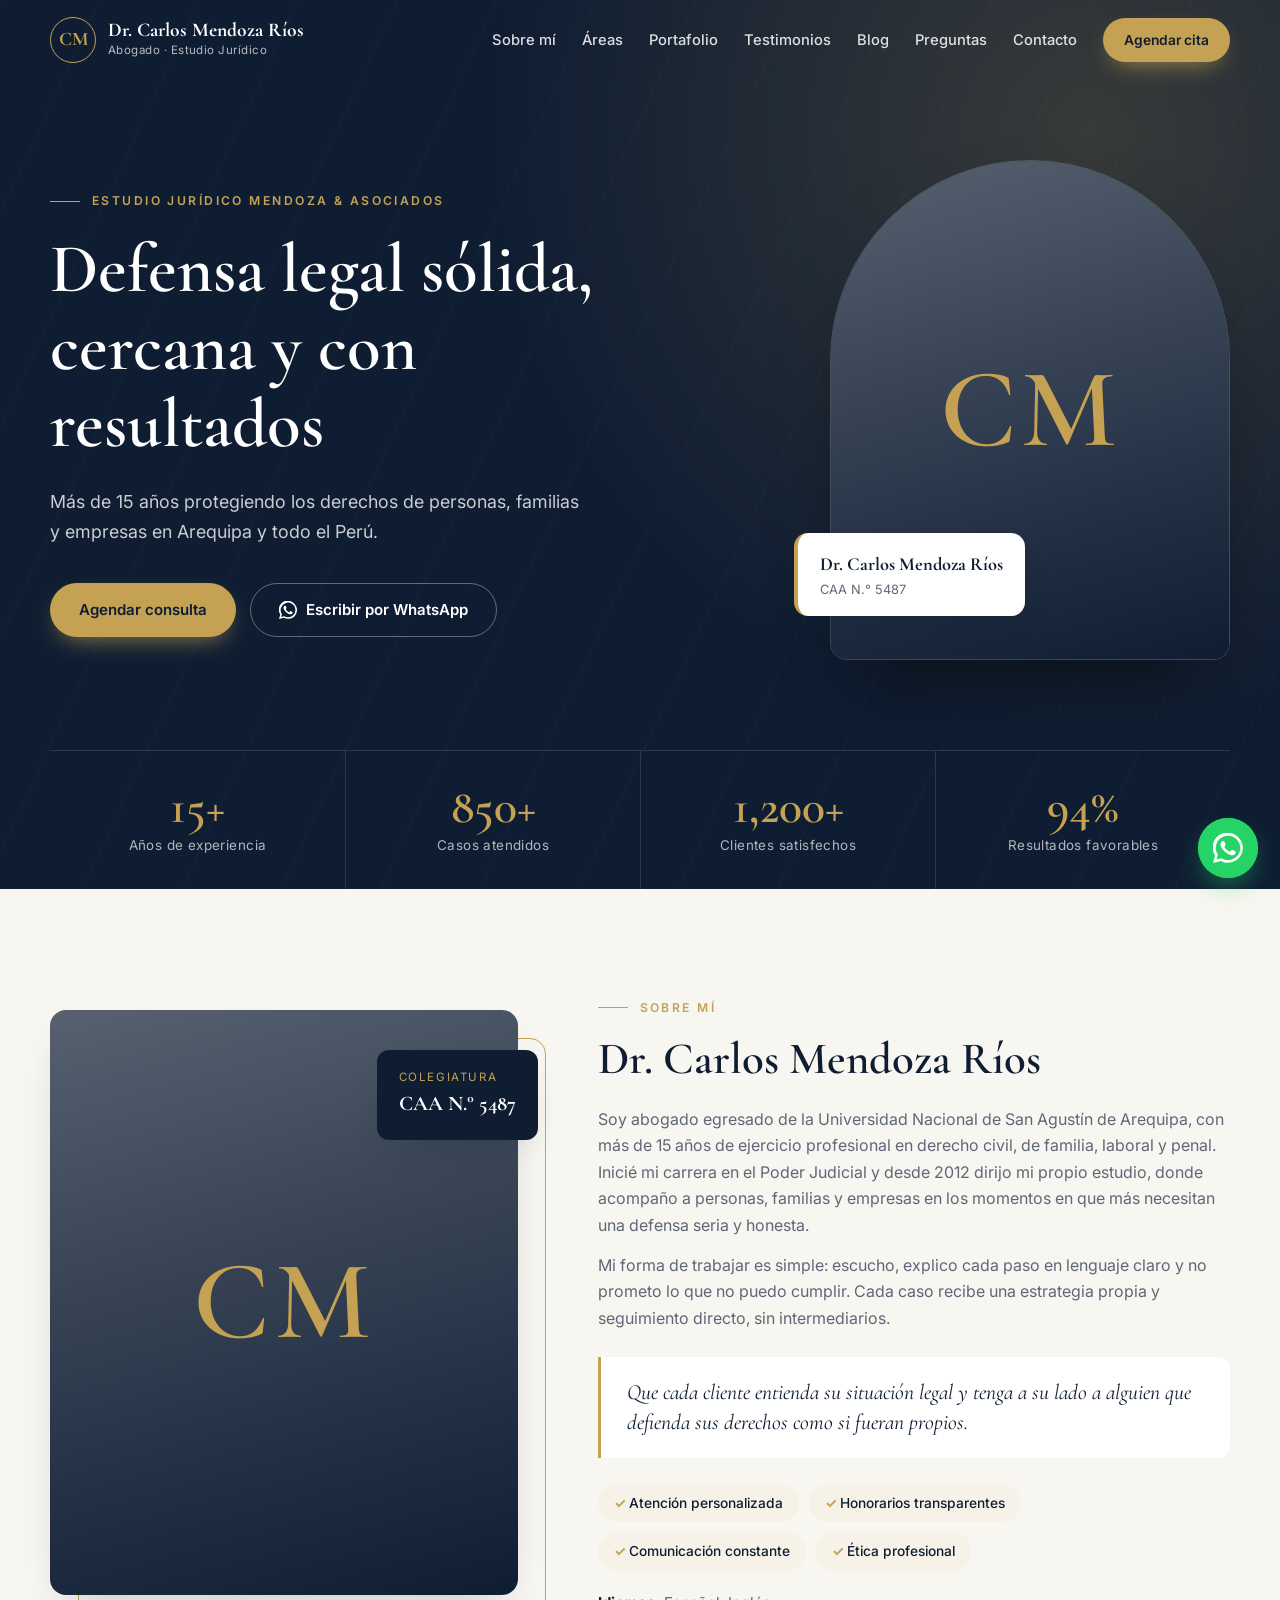
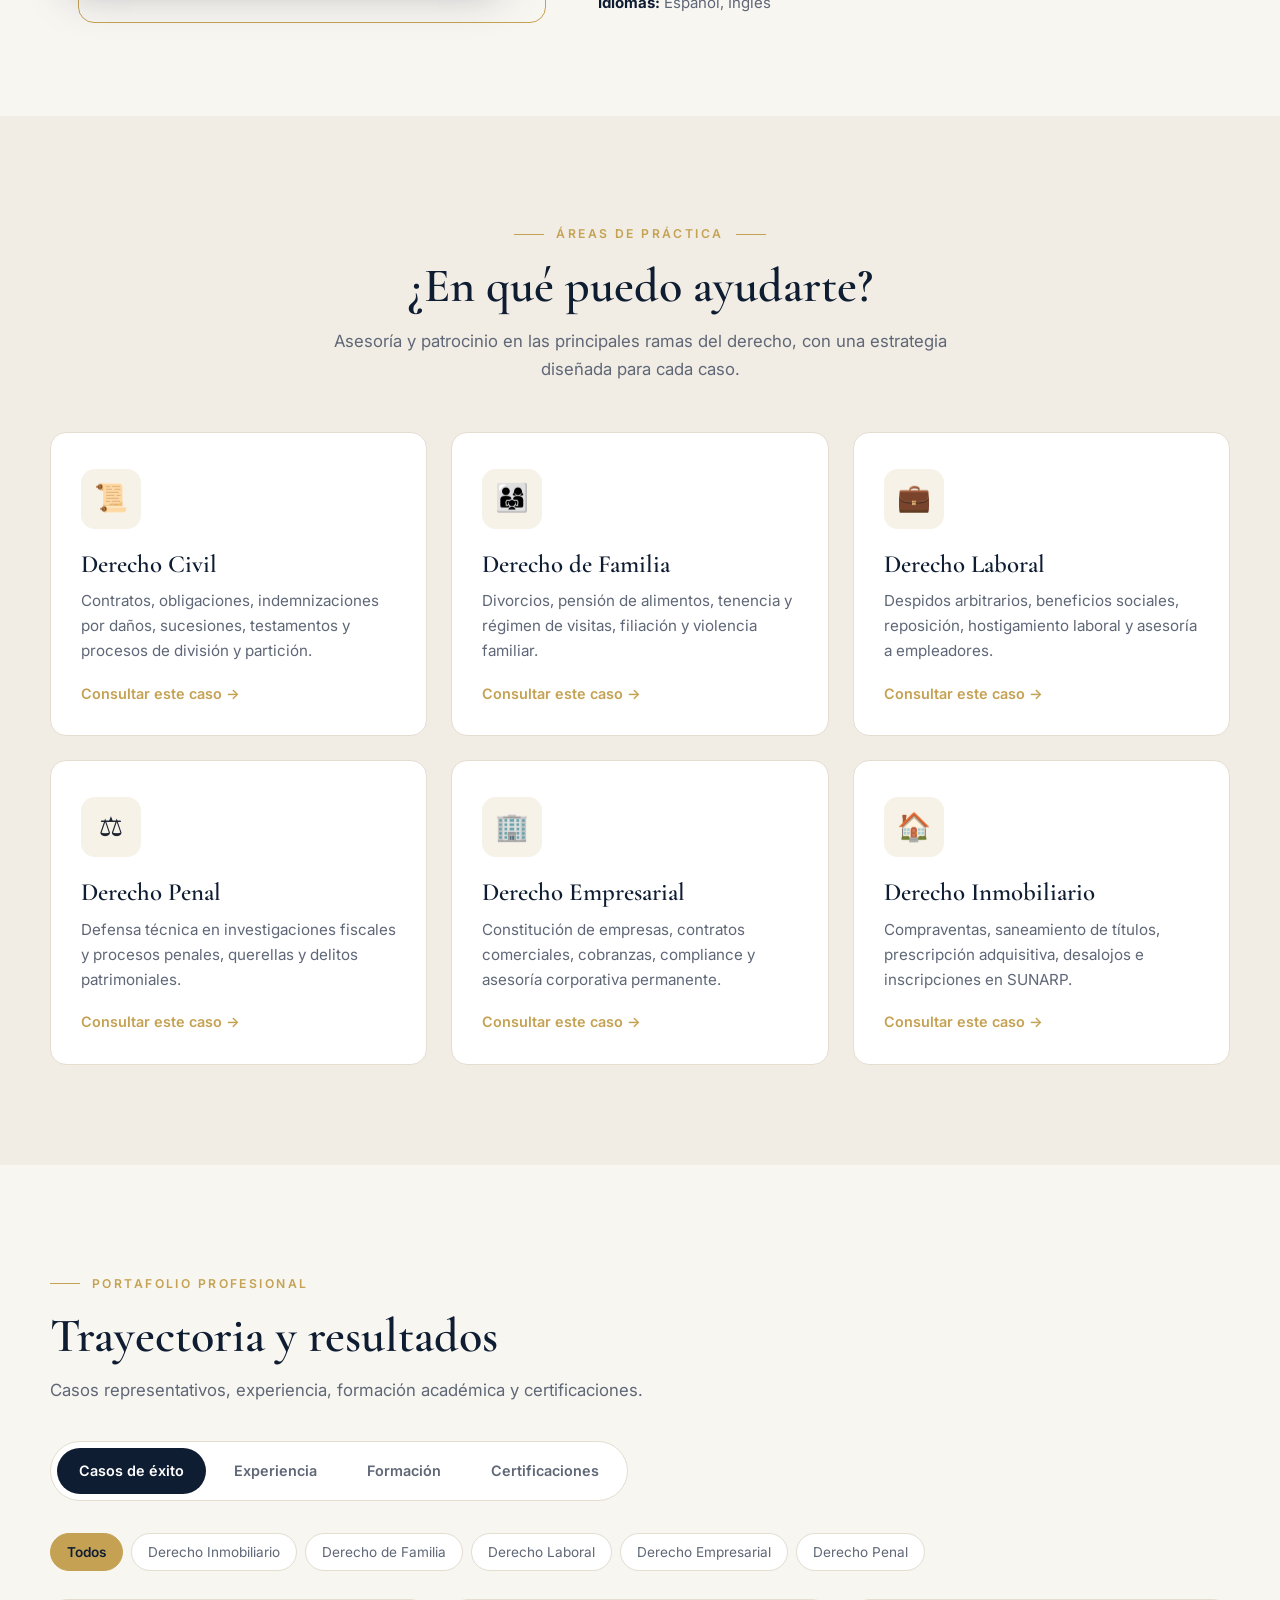
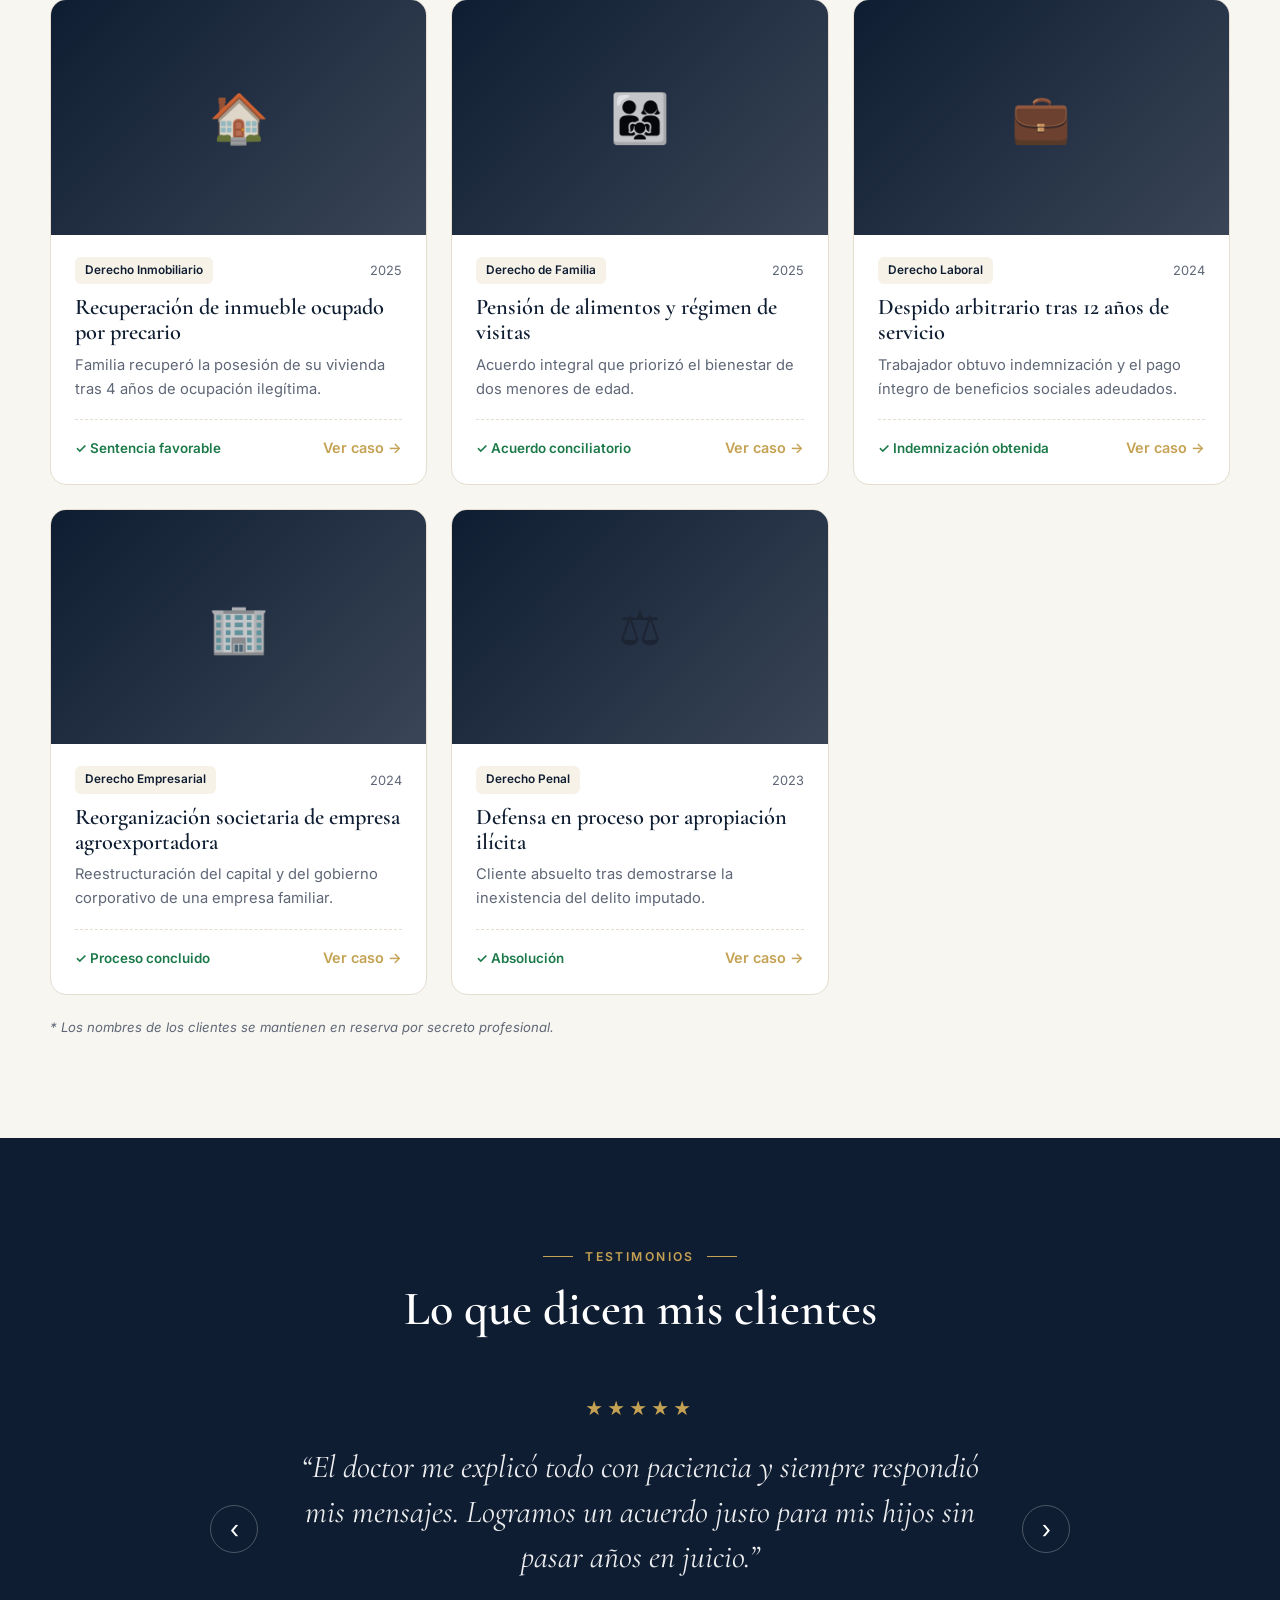
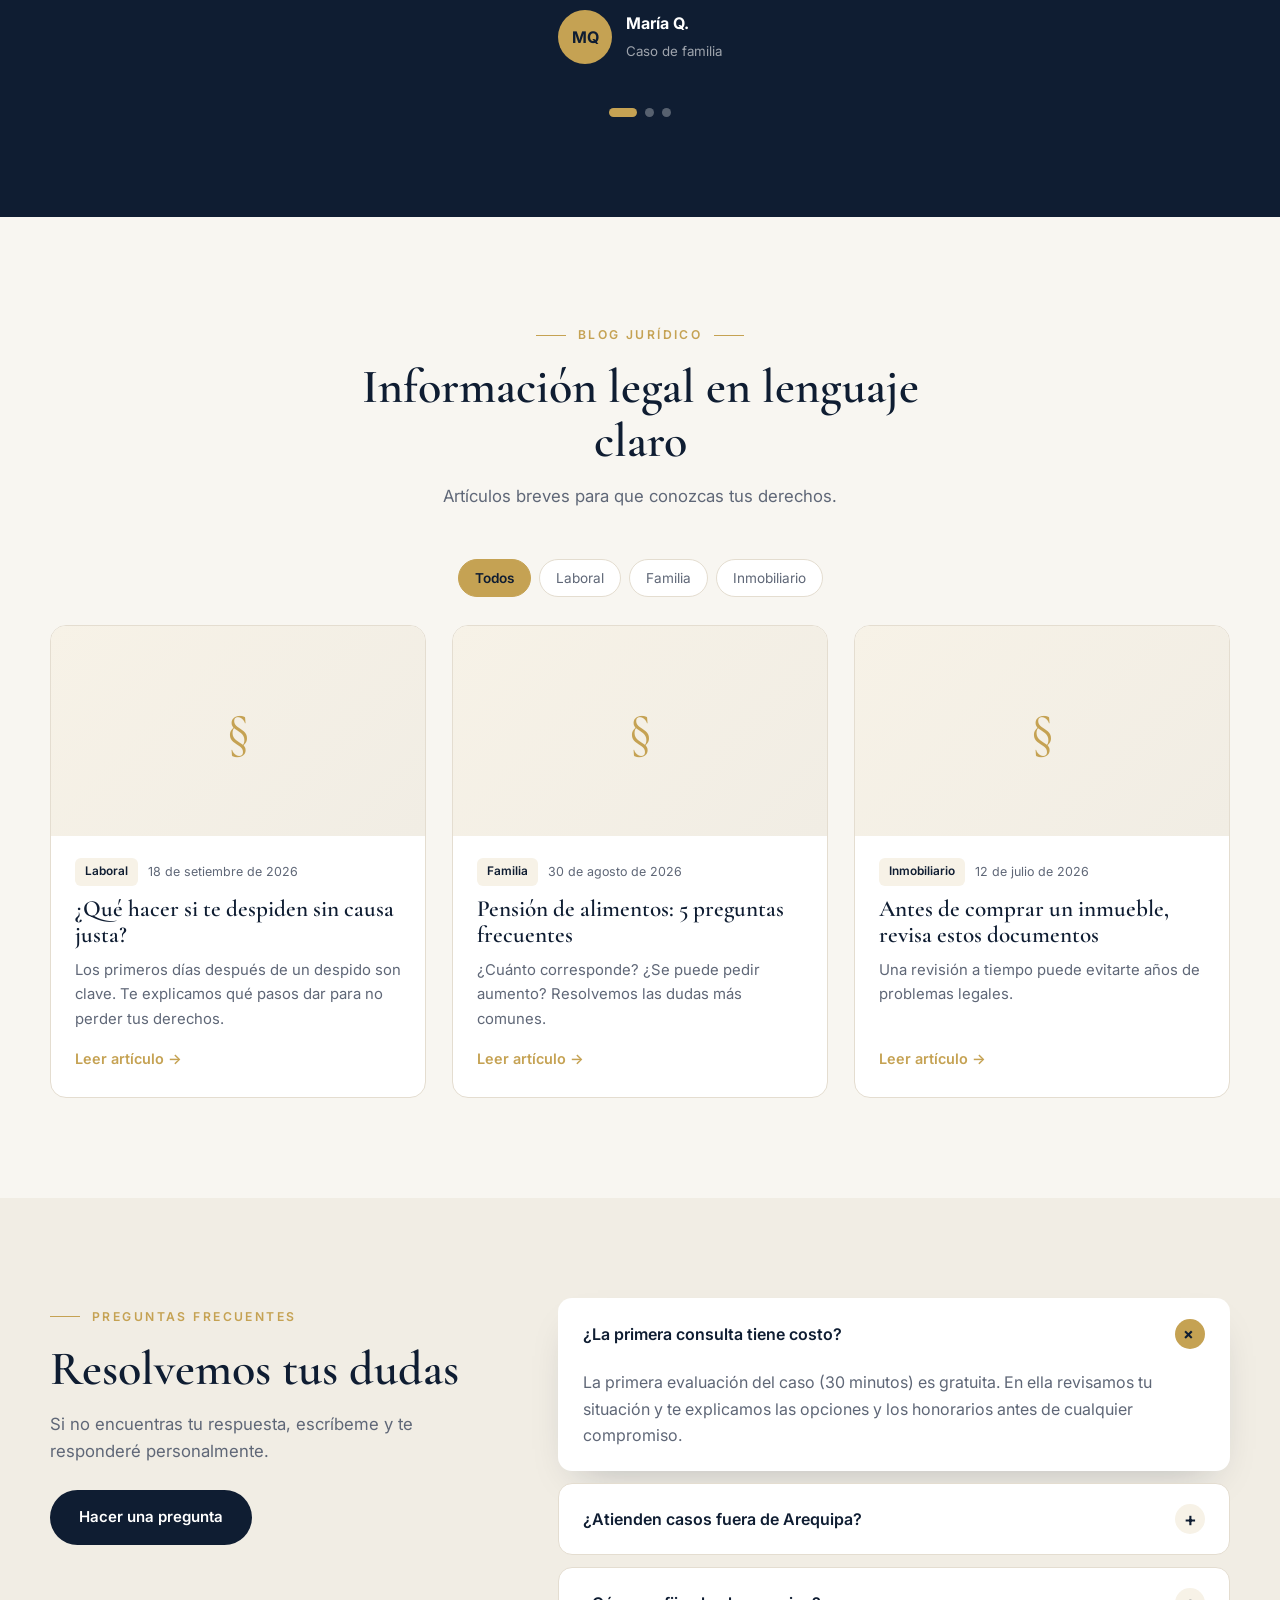
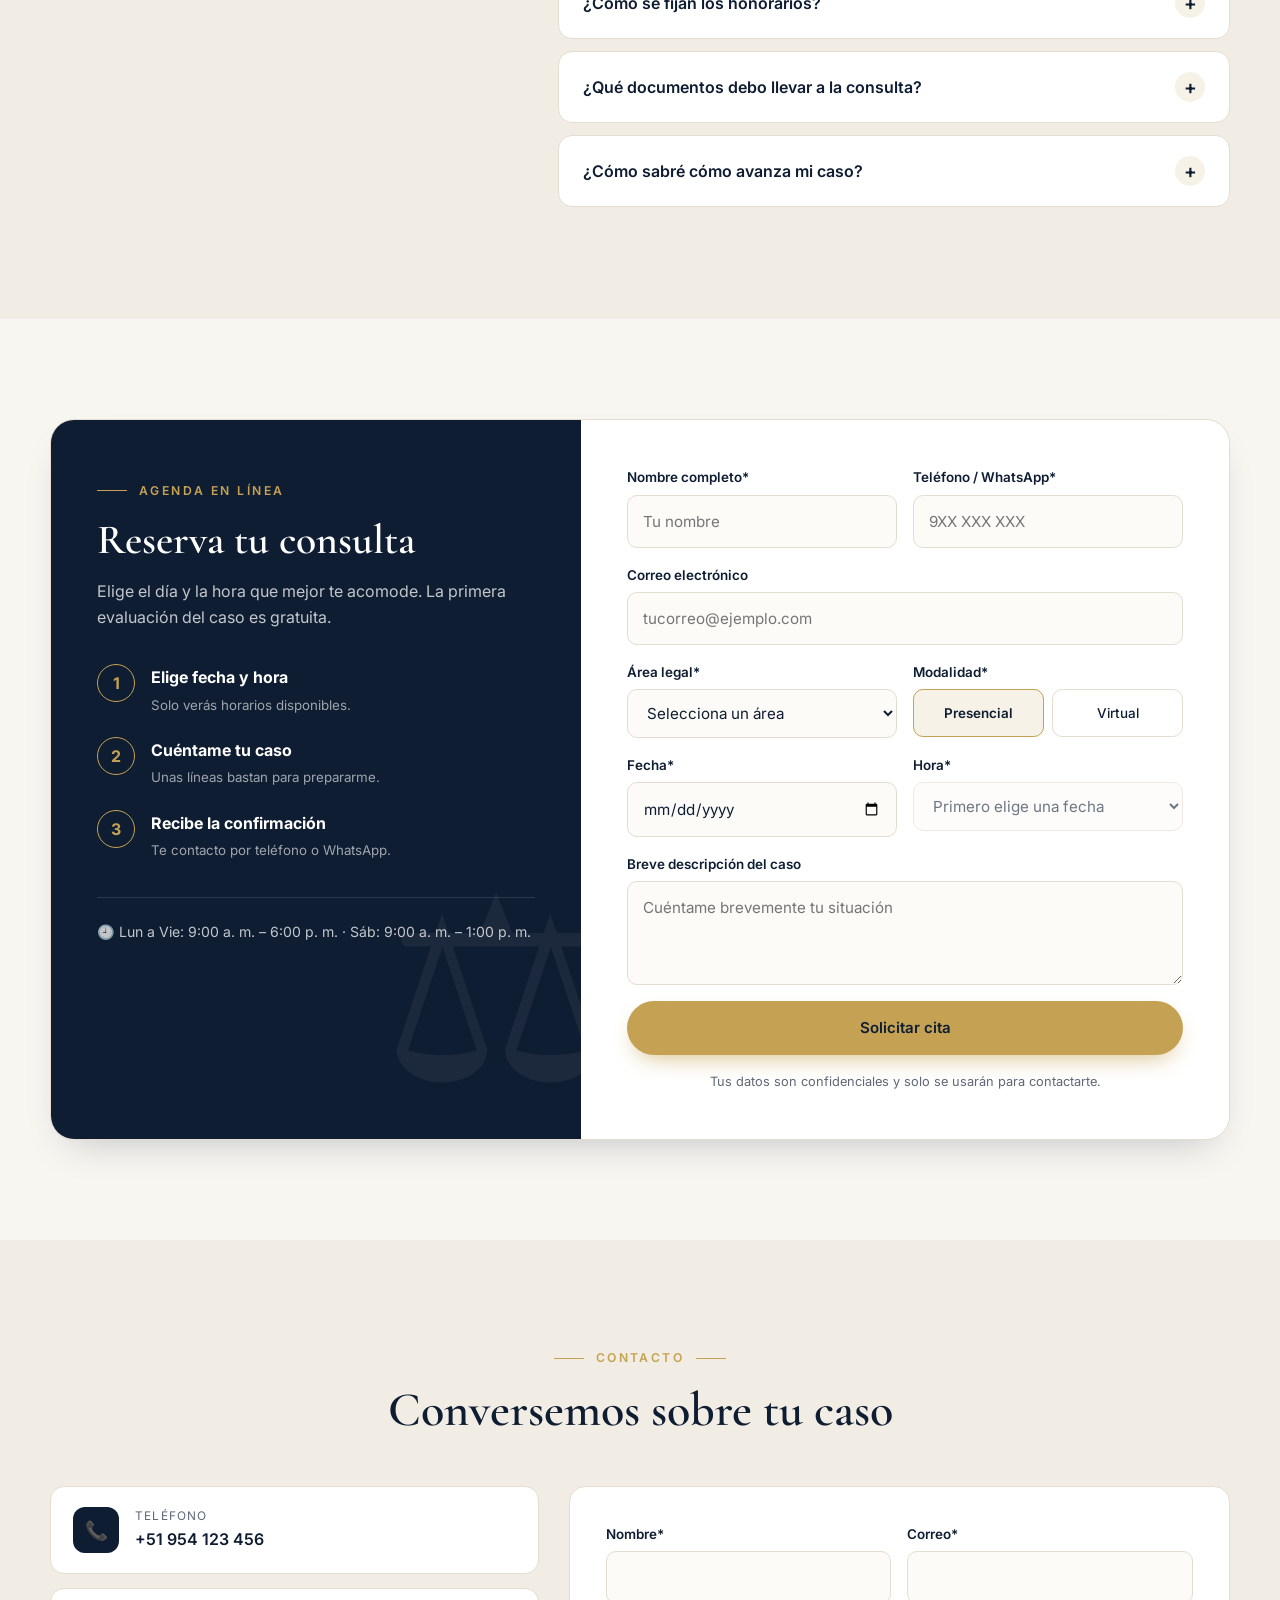
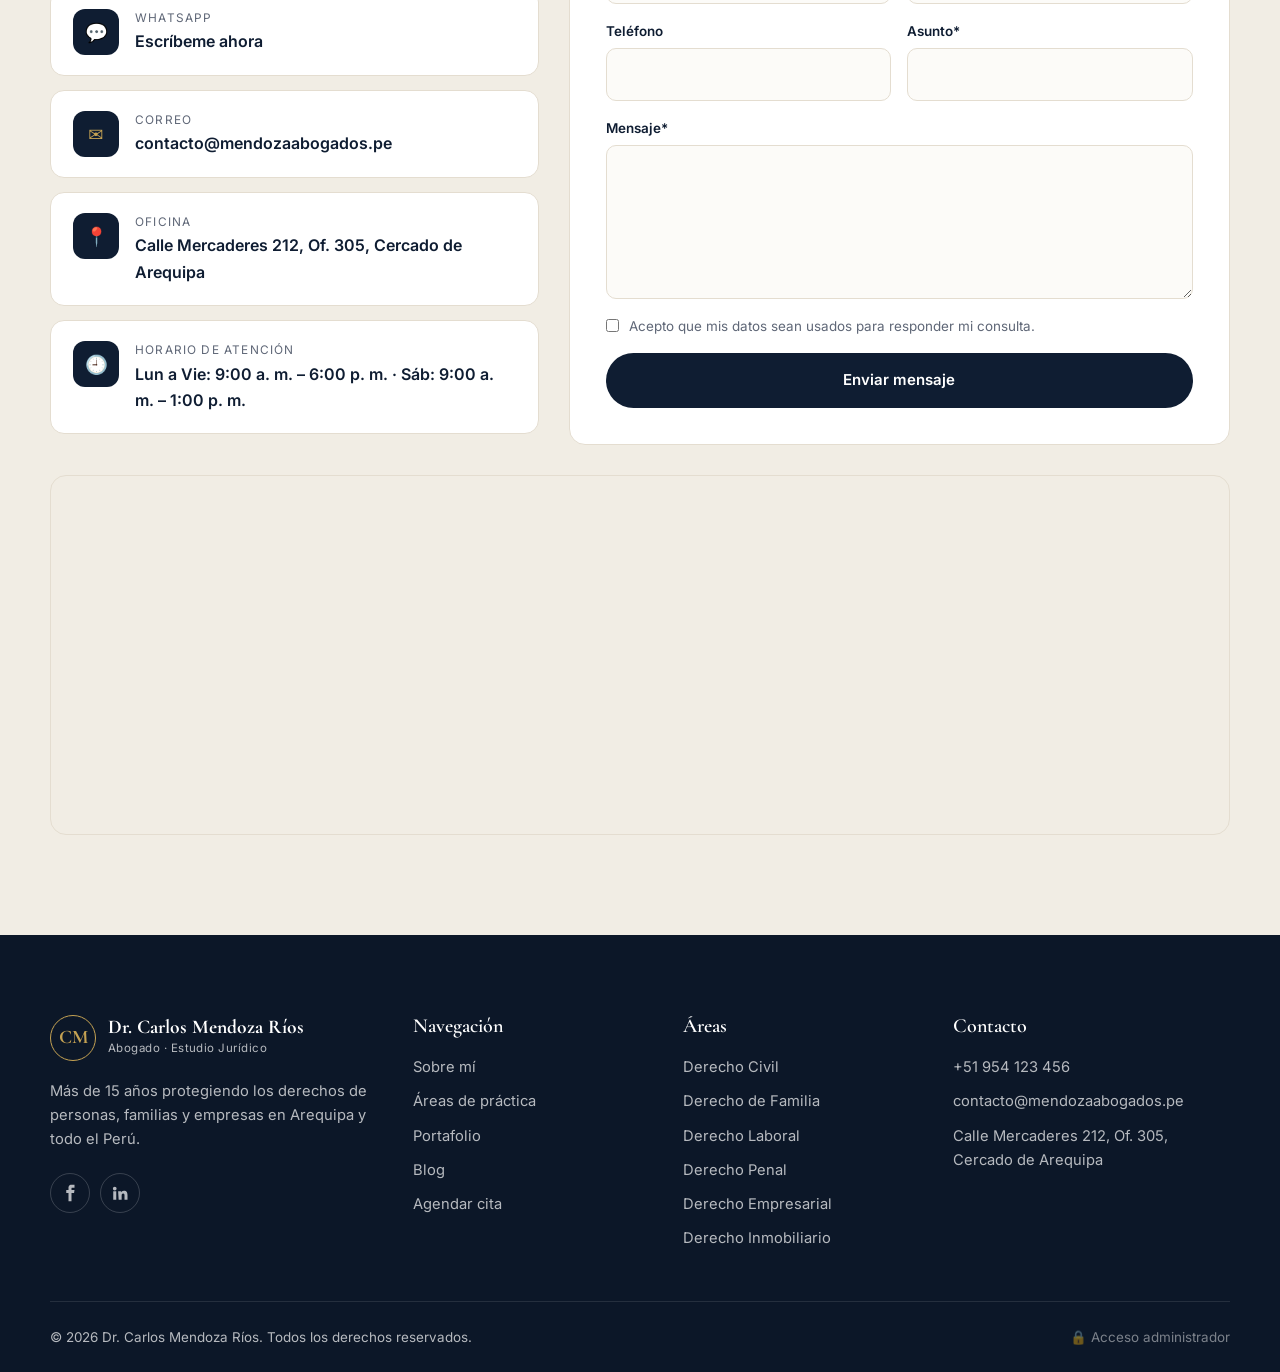
<file: index.html>
<!DOCTYPE html>
<html lang="es">
<head>
  <meta charset="UTF-8">
  <meta name="viewport" content="width=device-width, initial-scale=1.0">
  <title>Estudio Jurídico</title>
  <meta name="description" content="Abogado en Arequipa: derecho civil, familia, laboral, penal y empresarial. Agenda tu consulta en línea.">
  <link rel="icon" href="data:image/svg+xml,<svg xmlns='http://www.w3.org/2000/svg' viewBox='0 0 100 100'><text y='.9em' font-size='90'>⚖️</text></svg>">
  <link rel="preconnect" href="https://fonts.googleapis.com">
  <link rel="preconnect" href="https://fonts.gstatic.com" crossorigin>
  <link href="https://fonts.googleapis.com/css2?family=Cormorant+Garamond:wght@500;600;700&family=Inter:wght@400;500;600;700&display=swap" rel="stylesheet">
  <link rel="stylesheet" href="css/style.css">
</head>
<body>

  <!-- ============ NAVEGACIÓN ============ -->
  <header class="nav" id="nav">
    <div class="container nav-inner">
      <a href="#inicio" class="brand">
        <span class="brand-mark" id="brandMark">CM</span>
        <span class="brand-text"><strong id="brandName"></strong><small id="brandSub"></small></span>
      </a>
      <nav class="nav-links" id="navLinks">
        <a href="#sobre">Sobre mí</a>
        <a href="#areas">Áreas</a>
        <a href="#portafolio">Portafolio</a>
        <a href="#testimonios" data-sec="secTestimonios">Testimonios</a>
        <a href="#blog" data-sec="secBlog">Blog</a>
        <a href="#faq" data-sec="secFaq">Preguntas</a>
        <a href="#contacto">Contacto</a>
        <a href="#citas" class="btn btn-gold btn-sm" data-sec="secCitas">Agendar cita</a>
      </nav>
      <button class="nav-toggle" id="navToggle" aria-label="Abrir menú"><span></span><span></span><span></span></button>
    </div>
  </header>

  <!-- ============ HERO ============ -->
  <section class="hero" id="inicio">
    <div class="container hero-grid">
      <div class="hero-copy">
        <span class="eyebrow" id="heroEyebrow"></span>
        <h1 id="heroTitle"></h1>
        <p class="lead" id="heroText"></p>
        <div class="hero-ctas">
          <a href="#citas" class="btn btn-gold" data-sec="secCitas">Agendar consulta</a>
          <a href="#" class="btn btn-ghost-light" id="heroWa" target="_blank" rel="noopener">
            <svg width="18" height="18" viewBox="0 0 24 24" fill="currentColor"><path d="M17.5 14.4c-.3-.1-1.8-.9-2-1s-.5-.1-.7.1-.8 1-.9 1.2-.3.2-.6.1a8.2 8.2 0 0 1-2.4-1.5 9 9 0 0 1-1.7-2.1c-.2-.3 0-.5.1-.6l.4-.5.3-.5v-.5l-.9-2.2c-.2-.6-.5-.5-.7-.5h-.6a1.1 1.1 0 0 0-.8.4 3.4 3.4 0 0 0-1 2.5 5.9 5.9 0 0 0 1.2 3.1 13.5 13.5 0 0 0 5.2 4.6c1.9.8 2.7.9 3.6.7a3.1 3.1 0 0 0 2-1.4 2.5 2.5 0 0 0 .2-1.4c-.1-.1-.3-.2-.6-.3zM12 21.8a9.8 9.8 0 0 1-5-1.4l-.4-.2-3.7 1 1-3.6-.2-.4a9.8 9.8 0 1 1 8.3 4.6zm8.4-18.2A11.8 11.8 0 0 0 1.7 17.9L0 24l6.3-1.7a11.8 11.8 0 0 0 5.7 1.5A11.8 11.8 0 0 0 20.4 3.6z"/></svg>
            Escribir por WhatsApp
          </a>
        </div>
      </div>
      <div class="hero-photo">
        <div class="frame" id="heroPhoto"></div>
        <div class="hero-badge" id="heroBadge"></div>
      </div>
    </div>
    <div class="container stats" id="stats"></div>
  </section>

  <!-- ============ SOBRE MÍ ============ -->
  <section id="sobre">
    <div class="container sobre-grid">
      <div class="sobre-img reveal">
        <div class="sobre-frame" id="sobreImg"></div>
        <div class="sobre-card">
          <span>Colegiatura</span>
          <strong id="sobreCol"></strong>
        </div>
      </div>
      <div class="sobre-text reveal">
        <span class="eyebrow">Sobre mí</span>
        <h2 id="sobreNombre"></h2>
        <div class="sobre-bio" id="sobreBio"></div>
        <blockquote class="mision" id="sobreMision"></blockquote>
        <ul class="enfoque" id="sobreEnfoque"></ul>
        <p class="idiomas"><strong>Idiomas:</strong> <span id="sobreIdiomas"></span></p>
      </div>
    </div>
  </section>

  <!-- ============ ÁREAS ============ -->
  <section id="areas" class="sec-alt">
    <div class="container">
      <div class="sec-head center reveal">
        <span class="eyebrow">Áreas de práctica</span>
        <h2>¿En qué puedo ayudarte?</h2>
        <p>Asesoría y patrocinio en las principales ramas del derecho, con una estrategia diseñada para cada caso.</p>
      </div>
      <div class="areas-grid" id="areasGrid"></div>
    </div>
  </section>

  <!-- ============ PORTAFOLIO ============ -->
  <section id="portafolio">
    <div class="container">
      <div class="sec-head-row reveal">
        <div class="sec-head">
          <span class="eyebrow">Portafolio profesional</span>
          <h2>Trayectoria y resultados</h2>
          <p>Casos representativos, experiencia, formación académica y certificaciones.</p>
        </div>
        <a href="#" class="btn btn-outline" id="cvBtn" download>
          <svg width="18" height="18" viewBox="0 0 24 24" fill="none" stroke="currentColor" stroke-width="2"><path d="M12 3v12m0 0-5-5m5 5 5-5M5 21h14"/></svg>
          Descargar CV
        </a>
      </div>

      <div class="tabs reveal" role="tablist">
        <button class="tab active" data-tab="casos">Casos de éxito</button>
        <button class="tab" data-tab="experiencia">Experiencia</button>
        <button class="tab" data-tab="formacion">Formación</button>
        <button class="tab" data-tab="certificaciones">Certificaciones</button>
      </div>

      <div class="tab-panel active" id="tab-casos">
        <div class="chips" id="casoFiltros"></div>
        <div class="casos-grid" id="casosGrid"></div>
        <p class="nota-reserva">* Los nombres de los clientes se mantienen en reserva por secreto profesional.</p>
      </div>
      <div class="tab-panel" id="tab-experiencia"><ol class="timeline" id="timeline"></ol></div>
      <div class="tab-panel" id="tab-formacion"><div class="formacion-grid" id="formacionGrid"></div></div>
      <div class="tab-panel" id="tab-certificaciones"><div class="cert-grid" id="certGrid"></div></div>
    </div>
  </section>

  <!-- ============ TESTIMONIOS ============ -->
  <section id="testimonios" class="sec-dark" data-sec="secTestimonios">
    <div class="container">
      <div class="sec-head center reveal">
        <span class="eyebrow">Testimonios</span>
        <h2>Lo que dicen mis clientes</h2>
      </div>
      <div class="testi-wrap reveal">
        <button class="testi-nav prev" id="testiPrev" aria-label="Anterior">‹</button>
        <div class="testi-viewport"><div class="testi-track" id="testiTrack"></div></div>
        <button class="testi-nav next" id="testiNext" aria-label="Siguiente">›</button>
      </div>
      <div class="testi-dots" id="testiDots"></div>
    </div>
  </section>

  <!-- ============ BLOG ============ -->
  <section id="blog" data-sec="secBlog">
    <div class="container">
      <div class="sec-head center reveal">
        <span class="eyebrow">Blog jurídico</span>
        <h2>Información legal en lenguaje claro</h2>
        <p>Artículos breves para que conozcas tus derechos.</p>
      </div>
      <div class="chips center" id="blogFiltros"></div>
      <div class="blog-grid" id="blogGrid"></div>
    </div>
  </section>

  <!-- ============ FAQ ============ -->
  <section id="faq" class="sec-alt" data-sec="secFaq">
    <div class="container faq-grid">
      <div class="sec-head reveal">
        <span class="eyebrow">Preguntas frecuentes</span>
        <h2>Resolvemos tus dudas</h2>
        <p>Si no encuentras tu respuesta, escríbeme y te responderé personalmente.</p>
        <a href="#contacto" class="btn btn-primary" style="margin-top:24px">Hacer una pregunta</a>
      </div>
      <div class="faq-list reveal" id="faqList"></div>
    </div>
  </section>

  <!-- ============ CITAS ============ -->
  <section id="citas" data-sec="secCitas">
    <div class="container">
      <div class="cita-box reveal">
        <div class="cita-info">
          <span class="eyebrow">Agenda en línea</span>
          <h2>Reserva tu consulta</h2>
          <p>Elige el día y la hora que mejor te acomode. La primera evaluación del caso es gratuita.</p>
          <ol class="pasos">
            <li><span>1</span><div><strong>Elige fecha y hora</strong><small>Solo verás horarios disponibles.</small></div></li>
            <li><span>2</span><div><strong>Cuéntame tu caso</strong><small>Unas líneas bastan para prepararme.</small></div></li>
            <li><span>3</span><div><strong>Recibe la confirmación</strong><small>Te contacto por teléfono o WhatsApp.</small></div></li>
          </ol>
          <p class="cita-horario" id="citaHorario"></p>
        </div>
        <form class="cita-form" id="citaForm" autocomplete="on">
          <div class="grid-2">
            <label>Nombre completo*<input name="nombre" required placeholder="Tu nombre"></label>
            <label>Teléfono / WhatsApp*<input name="telefono" required type="tel" placeholder="9XX XXX XXX" pattern="[0-9+\s]{9,15}"></label>
          </div>
          <label>Correo electrónico<input name="email" type="email" placeholder="tucorreo@ejemplo.com"></label>
          <div class="grid-2">
            <label>Área legal*<select name="area" id="citaArea" required></select></label>
            <fieldset class="modalidad">
              <legend>Modalidad*</legend>
              <label class="radio"><input type="radio" name="modalidad" value="Presencial" checked><span>Presencial</span></label>
              <label class="radio"><input type="radio" name="modalidad" value="Virtual"><span>Virtual</span></label>
            </fieldset>
          </div>
          <div class="grid-2">
            <label>Fecha*<input name="fecha" id="citaFecha" type="date" required></label>
            <label>Hora*<select name="hora" id="citaHora" required disabled><option value="">Primero elige una fecha</option></select></label>
          </div>
          <label>Breve descripción del caso<textarea name="mensaje" rows="3" placeholder="Cuéntame brevemente tu situación"></textarea></label>
          <button class="btn btn-gold btn-block" type="submit">Solicitar cita</button>
          <small class="form-note">Tus datos son confidenciales y solo se usarán para contactarte.</small>
        </form>
      </div>
    </div>
  </section>

  <!-- ============ CONTACTO ============ -->
  <section id="contacto" class="sec-alt">
    <div class="container">
      <div class="sec-head center reveal">
        <span class="eyebrow">Contacto</span>
        <h2>Conversemos sobre tu caso</h2>
      </div>
      <div class="contacto-grid">
        <div class="contacto-info reveal" id="contactoInfo"></div>
        <form class="contacto-form reveal" id="contactoForm">
          <div class="grid-2">
            <label>Nombre*<input name="nombre" required></label>
            <label>Correo*<input name="email" type="email" required></label>
          </div>
          <div class="grid-2">
            <label>Teléfono<input name="telefono" type="tel"></label>
            <label>Asunto*<input name="asunto" required></label>
          </div>
          <label>Mensaje*<textarea name="mensaje" rows="5" required></textarea></label>
          <label class="check"><input type="checkbox" required> Acepto que mis datos sean usados para responder mi consulta.</label>
          <button class="btn btn-primary btn-block" type="submit">Enviar mensaje</button>
        </form>
      </div>
      <div class="mapa reveal" id="mapa"></div>
    </div>
  </section>

  <!-- ============ FOOTER ============ -->
  <footer class="footer">
    <div class="container footer-grid">
      <div>
        <div class="brand"><span class="brand-mark" id="footMark"></span><span class="brand-text"><strong id="footName"></strong><small id="footSub"></small></span></div>
        <p class="foot-slogan" id="footSlogan"></p>
        <div class="social" id="social"></div>
      </div>
      <div>
        <h4>Navegación</h4>
        <ul class="foot-links">
          <li><a href="#sobre">Sobre mí</a></li>
          <li><a href="#areas">Áreas de práctica</a></li>
          <li><a href="#portafolio">Portafolio</a></li>
          <li data-sec="secBlog"><a href="#blog">Blog</a></li>
          <li data-sec="secCitas"><a href="#citas">Agendar cita</a></li>
        </ul>
      </div>
      <div>
        <h4>Áreas</h4>
        <ul class="foot-links" id="footAreas"></ul>
      </div>
      <div>
        <h4>Contacto</h4>
        <ul class="foot-links" id="footContacto"></ul>
      </div>
    </div>
    <div class="container foot-bottom">
      <span>© <span id="year"></span> <span id="footCopy"></span>. Todos los derechos reservados.</span>
      <a href="admin.html" class="admin-link">🔒 Acceso administrador</a>
    </div>
  </footer>

  <!-- WhatsApp flotante -->
  <a class="wa-float" id="waFloat" target="_blank" rel="noopener" aria-label="WhatsApp">
    <svg width="30" height="30" viewBox="0 0 24 24" fill="currentColor"><path d="M17.5 14.4c-.3-.1-1.8-.9-2-1s-.5-.1-.7.1-.8 1-.9 1.2-.3.2-.6.1a8.2 8.2 0 0 1-2.4-1.5 9 9 0 0 1-1.7-2.1c-.2-.3 0-.5.1-.6l.4-.5.3-.5v-.5l-.9-2.2c-.2-.6-.5-.5-.7-.5h-.6a1.1 1.1 0 0 0-.8.4 3.4 3.4 0 0 0-1 2.5 5.9 5.9 0 0 0 1.2 3.1 13.5 13.5 0 0 0 5.2 4.6c1.9.8 2.7.9 3.6.7a3.1 3.1 0 0 0 2-1.4 2.5 2.5 0 0 0 .2-1.4c-.1-.1-.3-.2-.6-.3zM12 21.8a9.8 9.8 0 0 1-5-1.4l-.4-.2-3.7 1 1-3.6-.2-.4a9.8 9.8 0 1 1 8.3 4.6zm8.4-18.2A11.8 11.8 0 0 0 1.7 17.9L0 24l6.3-1.7a11.8 11.8 0 0 0 5.7 1.5A11.8 11.8 0 0 0 20.4 3.6z"/></svg>
  </a>
  <button class="to-top" id="toTop" aria-label="Volver arriba">↑</button>

  <!-- Modal y toast -->
  <div class="modal" id="modal" aria-hidden="true">
    <div class="modal-box" role="dialog" aria-modal="true">
      <button class="modal-close" id="modalClose" aria-label="Cerrar">×</button>
      <div id="modalBody"></div>
    </div>
  </div>
  <div class="toast" id="toast"></div>

  <script src="js/data.js"></script>
  <script src="js/main.js"></script>
</body>
</html>
</file>
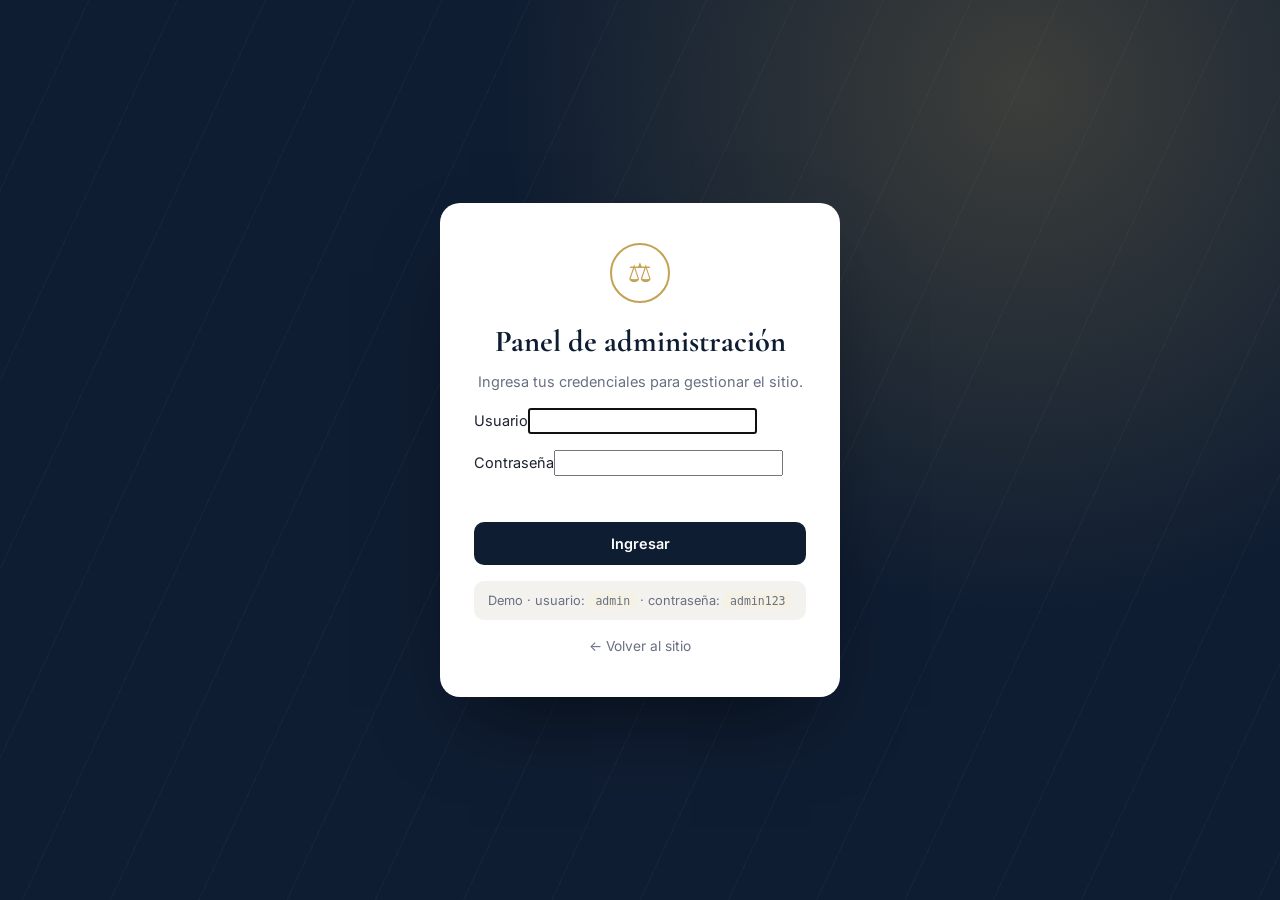
<file: admin.html>
<!DOCTYPE html>
<html lang="es">
<head>
  <meta charset="UTF-8">
  <meta name="viewport" content="width=device-width, initial-scale=1.0">
  <title>Panel de administración</title>
  <meta name="robots" content="noindex, nofollow">
  <link rel="icon" href="data:image/svg+xml,<svg xmlns='http://www.w3.org/2000/svg' viewBox='0 0 100 100'><text y='.9em' font-size='90'>⚖️</text></svg>">
  <link rel="preconnect" href="https://fonts.googleapis.com">
  <link rel="preconnect" href="https://fonts.gstatic.com" crossorigin>
  <link href="https://fonts.googleapis.com/css2?family=Cormorant+Garamond:wght@600;700&family=Inter:wght@400;500;600;700&display=swap" rel="stylesheet">
  <link rel="stylesheet" href="css/admin.css">
</head>
<body>

  <!-- ============ LOGIN ============ -->
  <div class="login" id="login">
    <form class="login-card" id="loginForm">
      <div class="login-mark">⚖</div>
      <h1>Panel de administración</h1>
      <p id="loginSub">Ingresa tus credenciales para gestionar el sitio.</p>
      <label>Usuario<input name="usuario" autocomplete="username" required autofocus></label>
      <label>Contraseña<input name="clave" type="password" autocomplete="current-password" required></label>
      <div class="login-error" id="loginError"></div>
      <button class="btn btn-primary btn-block" type="submit">Ingresar</button>
      <div class="demo-hint">Demo · usuario: <code>admin</code> · contraseña: <code>admin123</code></div>
      <a href="index.html" class="back-site">← Volver al sitio</a>
    </form>
  </div>

  <!-- ============ APP ============ -->
  <div class="app" id="app" hidden>
    <aside class="sidebar" id="sidebar">
      <div class="side-brand">
        <span class="side-mark" id="sideMark">CM</span>
        <div><strong id="sideName"></strong><small>Administración</small></div>
      </div>
      <nav class="side-nav" id="sideNav"></nav>
      <div class="side-foot">
        <a href="index.html" target="_blank" class="side-link">↗ Ver sitio web</a>
        <button class="side-link" id="logoutBtn">⎋ Cerrar sesión</button>
      </div>
    </aside>
    <div class="side-overlay" id="sideOverlay"></div>

    <main class="main">
      <header class="topbar">
        <button class="menu-btn" id="menuBtn" aria-label="Menú">☰</button>
        <div>
          <h1 id="viewTitle">Panel</h1>
          <p id="viewDesc"></p>
        </div>
        <div class="top-actions" id="topActions"></div>
      </header>
      <div class="content" id="content"></div>
    </main>
  </div>

  <!-- Modal -->
  <div class="modal" id="modal">
    <div class="modal-box" id="modalBox">
      <div class="modal-head">
        <h2 id="modalTitle"></h2>
        <button class="icon-btn" id="modalClose" aria-label="Cerrar">×</button>
      </div>
      <div class="modal-body" id="modalBody"></div>
    </div>
  </div>
  <div class="toast" id="toast"></div>

  <script src="js/data.js"></script>
  <script src="js/admin.js"></script>
</body>
</html>
</file>
<file: css/style.css>
/* =========================================================
   SITIO PÚBLICO – Estudio Jurídico
   ========================================================= */
:root {
  --primary: #0f1d32;
  --accent: #c5a253;
  --primary-2: color-mix(in srgb, var(--primary) 82%, #fff);
  --accent-soft: color-mix(in srgb, var(--accent) 14%, #fff);
  --bg: #f8f6f1;
  --bg-alt: #f1ede4;
  --surface: #ffffff;
  --text: #1c2230;
  --muted: #5f6777;
  --line: #e4ddd0;
  --radius: 16px;
  --shadow: 0 18px 40px -20px rgba(15, 29, 50, .28);
  --serif: 'Cormorant Garamond', Georgia, serif;
  --sans: 'Inter', system-ui, -apple-system, sans-serif;
}

* { box-sizing: border-box; margin: 0; padding: 0; }
html { scroll-behavior: smooth; scroll-padding-top: 80px; }
body { font-family: var(--sans); background: var(--bg); color: var(--text); line-height: 1.65; font-size: 16px; -webkit-font-smoothing: antialiased; overflow-x: hidden; }
img { max-width: 100%; display: block; }
a { color: inherit; text-decoration: none; }
button, input, select, textarea { font: inherit; color: inherit; }
.container { width: min(1180px, 100% - 32px); margin-inline: auto; }
h1, h2, h3, h4 { font-family: var(--serif); font-weight: 600; line-height: 1.12; color: var(--primary); }
section { padding: 100px 0; }
.sec-alt { background: var(--bg-alt); }
.hidden-sec { display: none !important; }

.sec-head { max-width: 640px; margin-bottom: 48px; }
.sec-head.center { margin-inline: auto; text-align: center; }
.sec-head h2 { font-size: clamp(2.1rem, 4vw, 3rem); }
.sec-head p { color: var(--muted); margin-top: 14px; font-size: 1.05rem; }
.sec-head-row { display: flex; align-items: flex-end; justify-content: space-between; gap: 24px; flex-wrap: wrap; margin-bottom: 36px; }
.sec-head-row .sec-head { margin-bottom: 0; }

.eyebrow { display: inline-flex; align-items: center; gap: 12px; font-family: var(--sans); font-size: .76rem; letter-spacing: .2em; text-transform: uppercase; color: var(--accent); font-weight: 600; margin-bottom: 16px; }
.eyebrow::before { content: ''; width: 30px; height: 1px; background: currentColor; }
.sec-head.center .eyebrow::after { content: ''; width: 30px; height: 1px; background: currentColor; }

/* ---------- Botones ---------- */
.btn { display: inline-flex; align-items: center; justify-content: center; gap: 9px; padding: 14px 28px; border-radius: 999px; font-weight: 600; font-size: .94rem; border: 1.5px solid transparent; cursor: pointer; transition: transform .2s, background .25s, color .25s, box-shadow .25s; white-space: nowrap; }
.btn:hover { transform: translateY(-2px); }
.btn-sm { padding: 10px 20px; font-size: .86rem; }
.btn-block { width: 100%; }
.btn-gold { background: var(--accent); color: var(--primary); box-shadow: 0 10px 24px -10px color-mix(in srgb, var(--accent) 80%, transparent); }
.btn-gold:hover { background: color-mix(in srgb, var(--accent) 88%, #fff); }
.btn-primary { background: var(--primary); color: #fff; }
.btn-primary:hover { background: var(--primary-2); }
.btn-outline { border-color: var(--primary); color: var(--primary); }
.btn-outline:hover { background: var(--primary); color: #fff; }
.btn-ghost-light { border-color: rgba(255,255,255,.35); color: #fff; }
.btn-ghost-light:hover { background: rgba(255,255,255,.1); border-color: #fff; }
.btn-wa { background: #25d366; color: #fff; }
.link-arrow { color: var(--accent); font-weight: 600; font-size: .9rem; display: inline-flex; gap: 6px; transition: gap .2s; }
.link-arrow:hover { gap: 10px; }

/* ---------- Navegación ---------- */
.nav { position: fixed; inset: 0 0 auto 0; z-index: 60; color: #fff; transition: background .3s, color .3s, box-shadow .3s; }
.nav.scrolled { background: rgba(255,255,255,.97); backdrop-filter: blur(10px); color: var(--primary); box-shadow: 0 2px 24px rgba(15,29,50,.08); }
.nav-inner { display: flex; align-items: center; justify-content: space-between; height: 80px; gap: 20px; }
.brand { display: flex; align-items: center; gap: 12px; min-width: 0; }
.brand-mark { flex: 0 0 auto; width: 46px; height: 46px; border: 1.5px solid var(--accent); color: var(--accent); display: grid; place-items: center; font-family: var(--serif); font-weight: 700; font-size: 1.2rem; border-radius: 50%; }
.brand-text { min-width: 0; }
.brand strong { display: block; font-family: var(--serif); font-size: 1.22rem; line-height: 1.1; white-space: nowrap; overflow: hidden; text-overflow: ellipsis; }
.brand small { display: block; font-size: .72rem; opacity: .7; letter-spacing: .04em; }
.nav-links { display: flex; align-items: center; gap: 26px; font-size: .92rem; font-weight: 500; }
.nav-links a:not(.btn) { opacity: .85; transition: color .2s, opacity .2s; }
.nav-links a:not(.btn):hover, .nav-links a.active { opacity: 1; color: var(--accent); }
.nav-toggle { display: none; flex-direction: column; gap: 5px; background: none; border: 0; cursor: pointer; padding: 8px; }
.nav-toggle span { width: 24px; height: 2px; background: currentColor; border-radius: 2px; transition: .25s; }
.nav-toggle.open span:nth-child(1) { transform: translateY(7px) rotate(45deg); }
.nav-toggle.open span:nth-child(2) { opacity: 0; }
.nav-toggle.open span:nth-child(3) { transform: translateY(-7px) rotate(-45deg); }

/* ---------- Hero ---------- */
.hero { position: relative; background: var(--primary); color: #fff; padding: 160px 0 0; overflow: hidden; }
.hero::before { content: ''; position: absolute; inset: 0; background-image: var(--hero-img, none); background-size: cover; background-position: center; opacity: .2; }
.hero::after { content: ''; position: absolute; inset: 0; pointer-events: none;
  background: radial-gradient(circle at 85% 15%, color-mix(in srgb, var(--accent) 22%, transparent), transparent 45%),
              repeating-linear-gradient(115deg, rgba(255,255,255,.025) 0 1px, transparent 1px 90px); }
.hero-grid { position: relative; z-index: 1; display: grid; grid-template-columns: 1.15fr .85fr; gap: 60px; align-items: center; }
.hero h1 { color: #fff; font-size: clamp(2.6rem, 5.4vw, 4.4rem); margin: 4px 0 24px; }
.hero .lead { color: rgba(255,255,255,.78); font-size: 1.12rem; max-width: 540px; }
.hero-ctas { display: flex; gap: 14px; flex-wrap: wrap; margin-top: 36px; }
.hero-photo { position: relative; justify-self: end; width: min(400px, 100%); }
.hero-photo .frame { aspect-ratio: 4 / 5; border-radius: 220px 220px 18px 18px; overflow: hidden; border: 1px solid rgba(255,255,255,.18); box-shadow: 0 40px 80px -30px rgba(0,0,0,.6); }
.hero-photo .frame img { width: 100%; height: 100%; object-fit: cover; }
.photo-ph { width: 100%; height: 100%; display: grid; place-items: center; background: linear-gradient(165deg, color-mix(in srgb, var(--primary) 70%, #fff), var(--primary)); }
.photo-ph span { font-family: var(--serif); font-size: clamp(4rem, 9vw, 7rem); color: var(--accent); font-weight: 600; letter-spacing: .04em; }
.hero-badge { position: absolute; left: -36px; bottom: 44px; background: #fff; color: var(--primary); padding: 16px 22px; border-radius: 14px; box-shadow: var(--shadow); display: flex; flex-direction: column; border-left: 4px solid var(--accent); }
.hero-badge strong { font-family: var(--serif); font-size: 1.15rem; }
.hero-badge span { font-size: .8rem; color: var(--muted); }

.stats { position: relative; z-index: 1; margin-top: 90px; display: grid; grid-template-columns: repeat(4, 1fr); border-top: 1px solid rgba(255,255,255,.12); }
.stat { padding: 32px 12px; text-align: center; }
.stat + .stat { border-left: 1px solid rgba(255,255,255,.12); }
.stat strong { display: block; font-family: var(--serif); font-size: clamp(2.2rem, 4vw, 3rem); color: var(--accent); line-height: 1; font-weight: 600; }
.stat span { font-size: .84rem; color: rgba(255,255,255,.68); letter-spacing: .03em; }

/* ---------- Sobre mí ---------- */
.sobre-grid { display: grid; grid-template-columns: .85fr 1.15fr; gap: 80px; align-items: center; }
.sobre-img { position: relative; }
.sobre-frame { aspect-ratio: 4 / 5; border-radius: var(--radius); overflow: hidden; position: relative; z-index: 1; box-shadow: var(--shadow); }
.sobre-frame img { width: 100%; height: 100%; object-fit: cover; }
.sobre-img::before { content: ''; position: absolute; inset: 28px -28px -28px 28px; border: 1.5px solid var(--accent); border-radius: var(--radius); }
.sobre-card { position: absolute; z-index: 2; right: -20px; top: 40px; background: var(--primary); color: #fff; padding: 18px 22px; border-radius: 12px; box-shadow: var(--shadow); }
.sobre-card span { display: block; font-size: .72rem; letter-spacing: .14em; text-transform: uppercase; color: var(--accent); }
.sobre-card strong { font-family: var(--serif); font-size: 1.3rem; }
.sobre-text h2 { font-size: clamp(2rem, 3.6vw, 2.8rem); margin-bottom: 22px; }
.sobre-bio p { color: var(--muted); margin-bottom: 14px; }
.mision { margin: 26px 0; padding: 20px 26px; background: var(--surface); border-left: 3px solid var(--accent); border-radius: 0 12px 12px 0; font-family: var(--serif); font-size: 1.35rem; font-style: italic; color: var(--primary); line-height: 1.4; }
.enfoque { list-style: none; display: flex; flex-wrap: wrap; gap: 10px; margin-bottom: 20px; }
.enfoque li { padding: 8px 16px; background: var(--accent-soft); color: var(--primary); border-radius: 999px; font-size: .86rem; font-weight: 500; }
.enfoque li::before { content: '✓ '; color: var(--accent); font-weight: 700; }
.idiomas { color: var(--muted); font-size: .94rem; }
.idiomas strong { color: var(--primary); }

/* ---------- Áreas ---------- */
.areas-grid { display: grid; grid-template-columns: repeat(3, 1fr); gap: 24px; }
.area-card { background: var(--surface); border-radius: var(--radius); padding: 36px 30px 30px; border: 1px solid var(--line); position: relative; overflow: hidden; transition: transform .3s, box-shadow .3s, border-color .3s; display: flex; flex-direction: column; }
.area-card::after { content: ''; position: absolute; left: 0; top: 0; height: 3px; width: 0; background: var(--accent); transition: width .4s; }
.area-card:hover { transform: translateY(-6px); box-shadow: var(--shadow); border-color: transparent; }
.area-card:hover::after { width: 100%; }
.area-icon { width: 60px; height: 60px; display: grid; place-items: center; font-size: 1.7rem; border-radius: 14px; background: var(--accent-soft); margin-bottom: 22px; }
.area-card h3 { font-size: 1.55rem; margin-bottom: 10px; }
.area-card p { color: var(--muted); font-size: .95rem; flex: 1; margin-bottom: 18px; }

/* ---------- Portafolio ---------- */
.tabs { display: inline-flex; flex-wrap: wrap; gap: 6px; background: var(--surface); border: 1px solid var(--line); padding: 6px; border-radius: 999px; margin-bottom: 32px; }
.tab { border: 0; background: none; padding: 11px 22px; border-radius: 999px; font-weight: 600; font-size: .9rem; color: var(--muted); cursor: pointer; transition: .25s; }
.tab:hover { color: var(--primary); }
.tab.active { background: var(--primary); color: #fff; }
.tab-panel { display: none; animation: fade .45s ease; }
.tab-panel.active { display: block; }
@keyframes fade { from { opacity: 0; transform: translateY(10px); } to { opacity: 1; transform: none; } }

.chips { display: flex; flex-wrap: wrap; gap: 8px; margin-bottom: 28px; }
.chips.center { justify-content: center; }
.chip { border: 1px solid var(--line); background: var(--surface); padding: 7px 16px; border-radius: 999px; font-size: .85rem; cursor: pointer; transition: .2s; color: var(--muted); }
.chip:hover { border-color: var(--accent); color: var(--primary); }
.chip.active { background: var(--accent); border-color: var(--accent); color: var(--primary); font-weight: 600; }

.casos-grid { display: grid; grid-template-columns: repeat(3, 1fr); gap: 24px; }
.caso-card { background: var(--surface); border-radius: var(--radius); overflow: hidden; border: 1px solid var(--line); cursor: pointer; transition: transform .3s, box-shadow .3s; display: flex; flex-direction: column; }
.caso-card:hover { transform: translateY(-6px); box-shadow: var(--shadow); }
.caso-img { aspect-ratio: 16 / 10; overflow: hidden; background: linear-gradient(135deg, var(--primary), var(--primary-2)); display: grid; place-items: center; }
.caso-img img { width: 100%; height: 100%; object-fit: cover; transition: transform .5s; }
.caso-card:hover .caso-img img { transform: scale(1.05); }
.caso-img .ph { font-size: 3rem; opacity: .85; }
.caso-body { padding: 22px 24px 24px; display: flex; flex-direction: column; flex: 1; }
.caso-meta { display: flex; justify-content: space-between; align-items: center; font-size: .8rem; color: var(--muted); margin-bottom: 10px; gap: 8px; }
.tag { background: var(--accent-soft); color: var(--primary); padding: 4px 10px; border-radius: 6px; font-weight: 600; font-size: .74rem; }
.caso-body h3 { font-size: 1.4rem; margin-bottom: 8px; }
.caso-body p { color: var(--muted); font-size: .92rem; flex: 1; }
.caso-foot { display: flex; justify-content: space-between; align-items: center; margin-top: 18px; padding-top: 16px; border-top: 1px dashed var(--line); gap: 10px; }
.badge-ok { color: #1c7a4a; font-weight: 600; font-size: .84rem; }
.nota-reserva { margin-top: 22px; font-size: .82rem; color: var(--muted); font-style: italic; }

.timeline { list-style: none; position: relative; max-width: 820px; padding-left: 36px; }
.timeline::before { content: ''; position: absolute; left: 9px; top: 6px; bottom: 6px; width: 2px; background: linear-gradient(var(--accent), var(--line)); }
.timeline li { position: relative; background: var(--surface); border: 1px solid var(--line); border-radius: var(--radius); padding: 22px 26px; margin-bottom: 18px; }
.timeline li::before { content: ''; position: absolute; left: -34px; top: 26px; width: 16px; height: 16px; border-radius: 50%; background: var(--surface); border: 3px solid var(--accent); }
.tl-periodo { font-size: .8rem; font-weight: 600; color: var(--accent); letter-spacing: .06em; text-transform: uppercase; }
.timeline h3 { font-size: 1.4rem; margin: 4px 0 2px; }
.tl-lugar { color: var(--primary); font-weight: 500; font-size: .94rem; }
.timeline p { color: var(--muted); font-size: .92rem; margin-top: 8px; }

.formacion-grid { display: grid; grid-template-columns: repeat(auto-fill, minmax(300px, 1fr)); gap: 20px; }
.form-card { background: var(--surface); border: 1px solid var(--line); border-radius: var(--radius); padding: 26px; display: flex; gap: 18px; }
.form-icon { flex: 0 0 52px; height: 52px; border-radius: 12px; background: var(--primary); color: var(--accent); display: grid; place-items: center; font-size: 1.4rem; }
.form-card h3 { font-size: 1.3rem; }
.form-card p { color: var(--muted); font-size: .9rem; }
.form-card .anio { display: inline-block; margin-top: 8px; font-size: .78rem; font-weight: 600; color: var(--accent); }

.cert-grid { display: grid; grid-template-columns: repeat(auto-fill, minmax(260px, 1fr)); gap: 20px; }
.cert-card { background: var(--surface); border: 1px solid var(--line); border-radius: var(--radius); overflow: hidden; transition: .3s; }
.cert-card:hover { box-shadow: var(--shadow); transform: translateY(-4px); }
.cert-img { aspect-ratio: 4 / 3; background: var(--bg-alt); display: grid; place-items: center; overflow: hidden; cursor: zoom-in; }
.cert-img img { width: 100%; height: 100%; object-fit: cover; }
.cert-img .ph { font-size: 2.6rem; cursor: default; }
.cert-body { padding: 18px 20px; }
.cert-body h3 { font-size: 1.2rem; }
.cert-body p { font-size: .86rem; color: var(--muted); }

/* ---------- Testimonios ---------- */
.sec-dark { background: var(--primary); color: #fff; }
.sec-dark .sec-head h2 { color: #fff; }
.testi-wrap { position: relative; max-width: 860px; margin: 0 auto; display: flex; align-items: center; gap: 16px; }
.testi-viewport { overflow: hidden; flex: 1; }
.testi-track { display: flex; transition: transform .6s cubic-bezier(.2,.8,.2,1); }
.testi { flex: 0 0 100%; text-align: center; padding: 10px 20px; }
.stars { color: var(--accent); letter-spacing: 4px; font-size: 1.1rem; margin-bottom: 22px; }
.testi blockquote { font-family: var(--serif); font-size: clamp(1.4rem, 2.6vw, 2rem); line-height: 1.4; font-style: italic; color: rgba(255,255,255,.92); }
.testi figcaption { display: inline-flex; align-items: center; gap: 14px; margin-top: 30px; text-align: left; }
.testi figcaption img, .avatar { width: 54px; height: 54px; border-radius: 50%; object-fit: cover; }
.avatar { display: grid; place-items: center; background: var(--accent); color: var(--primary); font-weight: 700; }
.testi figcaption strong { display: block; }
.testi figcaption small { color: rgba(255,255,255,.6); }
.testi-nav { flex: 0 0 48px; height: 48px; border-radius: 50%; border: 1px solid rgba(255,255,255,.25); background: none; color: #fff; font-size: 1.6rem; cursor: pointer; transition: .2s; line-height: 1; }
.testi-nav:hover { background: var(--accent); color: var(--primary); border-color: var(--accent); }
.testi-dots { display: flex; justify-content: center; gap: 8px; margin-top: 34px; }
.testi-dots button { width: 9px; height: 9px; border-radius: 50%; border: 0; background: rgba(255,255,255,.3); cursor: pointer; transition: .3s; padding: 0; }
.testi-dots button.active { background: var(--accent); width: 28px; border-radius: 6px; }

/* ---------- Blog ---------- */
.blog-grid { display: grid; grid-template-columns: repeat(3, 1fr); gap: 26px; }
.post { background: var(--surface); border-radius: var(--radius); overflow: hidden; border: 1px solid var(--line); cursor: pointer; transition: .3s; display: flex; flex-direction: column; }
.post:hover { transform: translateY(-6px); box-shadow: var(--shadow); }
.post-img { aspect-ratio: 16 / 9; overflow: hidden; background: linear-gradient(135deg, var(--accent-soft), var(--bg-alt)); display: grid; place-items: center; }
.post-img img { width: 100%; height: 100%; object-fit: cover; }
.post-img .ph { font-family: var(--serif); font-size: 3.4rem; color: var(--accent); }
.post-body { padding: 22px 24px 26px; flex: 1; display: flex; flex-direction: column; }
.post-meta { font-size: .78rem; color: var(--muted); display: flex; gap: 10px; margin-bottom: 10px; align-items: center; }
.post h3 { font-size: 1.45rem; margin-bottom: 10px; }
.post p { color: var(--muted); font-size: .93rem; flex: 1; margin-bottom: 16px; }

.article-modal .art-img { margin: -40px -40px 26px; aspect-ratio: 16 / 7; overflow: hidden; }
.article-modal .art-img img { width: 100%; height: 100%; object-fit: cover; }
.article-modal h2 { font-size: clamp(1.8rem, 3vw, 2.4rem); margin: 10px 0 18px; }
.article-modal .art-content p { margin-bottom: 14px; color: #3b4352; }
.article-cta { margin-top: 26px; padding: 20px; background: var(--accent-soft); border-radius: 12px; display: flex; justify-content: space-between; align-items: center; gap: 14px; flex-wrap: wrap; }

/* ---------- FAQ ---------- */
.faq-grid { display: grid; grid-template-columns: .8fr 1.2fr; gap: 60px; align-items: start; }
.faq-item { background: var(--surface); border: 1px solid var(--line); border-radius: 14px; margin-bottom: 12px; overflow: hidden; transition: box-shadow .3s; }
.faq-item[open] { box-shadow: var(--shadow); border-color: transparent; }
.faq-item summary { list-style: none; padding: 20px 24px; cursor: pointer; font-weight: 600; display: flex; justify-content: space-between; gap: 16px; align-items: center; color: var(--primary); }
.faq-item summary::-webkit-details-marker { display: none; }
.faq-item summary::after { content: '+'; flex: 0 0 30px; height: 30px; border-radius: 50%; background: var(--accent-soft); color: var(--primary); display: grid; place-items: center; font-size: 1.2rem; transition: transform .3s; }
.faq-item[open] summary::after { transform: rotate(45deg); background: var(--accent); }
.faq-item p { padding: 0 24px 22px; color: var(--muted); }

/* ---------- Citas ---------- */
.cita-box { display: grid; grid-template-columns: .9fr 1.1fr; background: var(--surface); border-radius: 24px; overflow: hidden; box-shadow: var(--shadow); border: 1px solid var(--line); }
.cita-info { background: var(--primary); color: #fff; padding: 52px 46px; position: relative; overflow: hidden; }
.cita-info::after { content: '⚖'; position: absolute; right: -30px; bottom: -60px; font-size: 16rem; opacity: .05; }
.cita-info h2 { color: #fff; font-size: clamp(2rem, 3.4vw, 2.6rem); margin-bottom: 14px; }
.cita-info > p { color: rgba(255,255,255,.75); }
.pasos { list-style: none; margin: 34px 0; display: grid; gap: 20px; }
.pasos li { display: flex; gap: 16px; align-items: flex-start; }
.pasos li > span { flex: 0 0 38px; height: 38px; border-radius: 50%; border: 1.5px solid var(--accent); color: var(--accent); display: grid; place-items: center; font-weight: 700; }
.pasos strong { display: block; }
.pasos small { color: rgba(255,255,255,.6); }
.cita-horario { font-size: .88rem; color: rgba(255,255,255,.75); padding-top: 22px; border-top: 1px solid rgba(255,255,255,.12); }
.cita-form, .contacto-form { padding: 46px; display: grid; gap: 16px; align-content: start; }

form label { display: flex; flex-direction: column; gap: 6px; font-size: .84rem; font-weight: 600; color: var(--primary); }
form input:not([type=radio]):not([type=checkbox]), form select, form textarea { width: 100%; padding: 13px 15px; border: 1.5px solid var(--line); border-radius: 10px; background: #fcfbf8; font-weight: 400; font-size: .95rem; transition: border-color .2s, box-shadow .2s; }
form textarea { resize: vertical; }
form input:focus, form select:focus, form textarea:focus { outline: none; border-color: var(--accent); box-shadow: 0 0 0 4px color-mix(in srgb, var(--accent) 18%, transparent); background: #fff; }
form select:disabled { opacity: .6; }
.grid-2 { display: grid; grid-template-columns: 1fr 1fr; gap: 16px; }
.modalidad { border: 0; display: flex; flex-wrap: wrap; gap: 8px; align-content: start; }
.modalidad legend { font-size: .84rem; font-weight: 600; color: var(--primary); margin-bottom: 6px; width: 100%; }
.radio { flex: 1; }
.radio input { position: absolute; opacity: 0; }
.radio span { display: block; text-align: center; padding: 12px; border: 1.5px solid var(--line); border-radius: 10px; font-weight: 500; cursor: pointer; transition: .2s; }
.radio input:checked + span { border-color: var(--accent); background: var(--accent-soft); font-weight: 600; }
.radio input:focus-visible + span { box-shadow: 0 0 0 3px color-mix(in srgb, var(--accent) 30%, transparent); }
.check { flex-direction: row !important; align-items: flex-start; gap: 10px !important; font-weight: 400 !important; color: var(--muted) !important; }
.check input { margin-top: 4px; accent-color: var(--accent); }
.form-note { color: var(--muted); font-size: .8rem; text-align: center; }

/* ---------- Contacto ---------- */
.contacto-grid { display: grid; grid-template-columns: .85fr 1.15fr; gap: 30px; align-items: start; }
.contacto-info { display: grid; gap: 14px; }
.info-item { display: flex; gap: 16px; align-items: flex-start; background: var(--surface); border: 1px solid var(--line); border-radius: 14px; padding: 20px 22px; transition: .25s; }
a.info-item:hover { border-color: var(--accent); transform: translateX(4px); }
.info-icon { flex: 0 0 46px; height: 46px; border-radius: 12px; background: var(--primary); color: var(--accent); display: grid; place-items: center; font-size: 1.15rem; }
.info-item small { display: block; font-size: .74rem; letter-spacing: .1em; text-transform: uppercase; color: var(--muted); }
.info-item strong { font-weight: 600; color: var(--primary); word-break: break-word; }
.contacto-form { background: var(--surface); border-radius: var(--radius); border: 1px solid var(--line); padding: 36px; }
.mapa { margin-top: 30px; border-radius: var(--radius); overflow: hidden; border: 1px solid var(--line); height: 360px; background: var(--bg-alt); }
.mapa iframe { width: 100%; height: 100%; border: 0; filter: grayscale(.3); }

/* ---------- Footer ---------- */
.footer { background: #0a1322; background: color-mix(in srgb, var(--primary) 80%, #000); color: rgba(255,255,255,.7); padding: 80px 0 0; }
.footer-grid { display: grid; grid-template-columns: 1.4fr 1fr 1fr 1.2fr; gap: 40px; padding-bottom: 50px; }
.footer .brand { color: #fff; margin-bottom: 18px; }
.foot-slogan { font-size: .92rem; max-width: 320px; }
.footer h4 { color: #fff; font-size: 1.25rem; margin-bottom: 18px; }
.foot-links { list-style: none; display: grid; gap: 10px; font-size: .92rem; }
.foot-links a:hover { color: var(--accent); }
.social { display: flex; gap: 10px; margin-top: 22px; }
.social a { width: 40px; height: 40px; border-radius: 50%; border: 1px solid rgba(255,255,255,.18); display: grid; place-items: center; transition: .25s; }
.social a:hover { background: var(--accent); color: var(--primary); border-color: var(--accent); }
.foot-bottom { border-top: 1px solid rgba(255,255,255,.1); padding: 24px 0; display: flex; justify-content: space-between; gap: 16px; flex-wrap: wrap; font-size: .84rem; }
.admin-link { opacity: .65; transition: .2s; }
.admin-link:hover { opacity: 1; color: var(--accent); }

/* ---------- Flotantes ---------- */
.wa-float { position: fixed; right: 22px; bottom: 22px; z-index: 55; width: 60px; height: 60px; border-radius: 50%; background: #25d366; color: #fff; display: grid; place-items: center; box-shadow: 0 12px 28px -8px rgba(37,211,102,.6); transition: transform .25s; }
.wa-float::before { content: ''; position: absolute; inset: 0; border-radius: 50%; background: #25d366; animation: pulse 2.4s infinite; z-index: -1; }
.wa-float:hover { transform: scale(1.08); }
@keyframes pulse { 0% { transform: scale(1); opacity: .6; } 100% { transform: scale(1.7); opacity: 0; } }
.to-top { position: fixed; right: 30px; bottom: 96px; z-index: 55; width: 44px; height: 44px; border-radius: 50%; border: 0; background: var(--primary); color: var(--accent); font-size: 1.1rem; cursor: pointer; opacity: 0; pointer-events: none; transform: translateY(10px); transition: .3s; box-shadow: var(--shadow); }
.to-top.show { opacity: 1; pointer-events: auto; transform: none; }

/* ---------- Modal ---------- */
.modal { position: fixed; inset: 0; z-index: 100; background: rgba(10,18,32,.65); backdrop-filter: blur(4px); display: grid; place-items: center; padding: 20px; opacity: 0; pointer-events: none; transition: opacity .3s; }
.modal.open { opacity: 1; pointer-events: auto; }
.modal-box { position: relative; background: var(--surface); border-radius: 20px; width: min(760px, 100%); max-height: 88vh; overflow-y: auto; padding: 40px; transform: translateY(20px) scale(.98); transition: transform .3s; }
.modal.open .modal-box { transform: none; }
.modal-close { position: absolute; top: 14px; right: 14px; z-index: 2; width: 40px; height: 40px; border-radius: 50%; border: 0; background: var(--bg-alt); font-size: 1.5rem; cursor: pointer; line-height: 1; }
.modal-close:hover { background: var(--accent); }
.modal-img { margin: -40px -40px 0; }
.modal-img img { width: 100%; max-height: 70vh; object-fit: contain; background: #111; }
.caso-modal .meta { display: flex; gap: 10px; flex-wrap: wrap; align-items: center; margin-bottom: 6px; font-size: .85rem; color: var(--muted); }
.caso-modal h2 { font-size: clamp(1.8rem, 3vw, 2.3rem); margin: 8px 0 18px; }
.caso-modal .resultado { display: inline-flex; gap: 8px; align-items: center; background: #e7f6ee; color: #1c7a4a; padding: 8px 14px; border-radius: 10px; font-weight: 600; font-size: .9rem; margin-bottom: 20px; }
.caso-modal .desc p { margin-bottom: 14px; color: #3b4352; }
.caso-modal .caso-img-full { margin: -40px -40px 26px; aspect-ratio: 16/7; overflow: hidden; }
.caso-modal .caso-img-full img { width: 100%; height: 100%; object-fit: cover; }
.confirm { text-align: center; padding: 10px; }
.confirm-icon { width: 76px; height: 76px; margin: 0 auto 18px; border-radius: 50%; background: #e7f6ee; color: #1c7a4a; display: grid; place-items: center; font-size: 2.2rem; }
.confirm h3 { font-size: 2rem; margin-bottom: 10px; }
.confirm p { color: var(--muted); margin-bottom: 24px; }

/* ---------- Toast ---------- */
.toast { position: fixed; left: 50%; bottom: 30px; z-index: 120; transform: translate(-50%, 30px); background: var(--primary); color: #fff; padding: 14px 22px; border-radius: 12px; box-shadow: var(--shadow); opacity: 0; pointer-events: none; transition: .35s; font-size: .92rem; max-width: calc(100% - 40px); }
.toast.show { opacity: 1; transform: translate(-50%, 0); }
.toast.error { background: #b3261e; }

.empty { color: var(--muted); text-align: center; padding: 40px; grid-column: 1 / -1; }

/* ---------- Animación reveal ---------- */
.reveal { opacity: 0; transform: translateY(28px); transition: opacity .8s ease, transform .8s ease; }
.reveal.visible { opacity: 1; transform: none; }
@media (prefers-reduced-motion: reduce) {
  html { scroll-behavior: auto; }
  .reveal { opacity: 1; transform: none; transition: none; }
  .wa-float::before { animation: none; }
}

/* ---------- Responsive ---------- */
@media (max-width: 1060px) {
  .nav-toggle { display: flex; }
  .nav-links { position: fixed; top: 80px; left: 0; right: 0; background: #fff; color: var(--primary); flex-direction: column; align-items: stretch; padding: 12px 24px 26px; gap: 0; box-shadow: 0 20px 30px -20px rgba(0,0,0,.25); transform: translateY(-10px); opacity: 0; pointer-events: none; transition: .25s; max-height: calc(100vh - 80px); overflow-y: auto; }
  .nav-links.open { transform: none; opacity: 1; pointer-events: auto; }
  .nav-links a:not(.btn) { padding: 14px 0; border-bottom: 1px solid var(--line); }
  .nav-links .btn { margin-top: 16px; }
}
@media (max-width: 980px) {
  section { padding: 80px 0; }
  .hero { padding-top: 130px; }
  .hero-grid, .sobre-grid, .faq-grid, .cita-box, .contacto-grid { grid-template-columns: 1fr; }
  .hero-photo { justify-self: center; width: min(340px, 85%); }
  .hero-badge { left: -16px; }
  .sobre-grid { gap: 70px; }
  .sobre-img { max-width: 440px; margin: 0 auto 0 0; width: calc(100% - 30px); }
  .areas-grid, .casos-grid, .blog-grid { grid-template-columns: repeat(2, 1fr); }
  .footer-grid { grid-template-columns: 1fr 1fr; }
  .faq-grid { gap: 20px; }
}
@media (max-width: 640px) {
  body { font-size: 15px; }
  .brand strong { font-size: 1.05rem; max-width: 200px; }
  .brand small { display: none; }
  .stats { grid-template-columns: repeat(2, 1fr); margin-top: 60px; }
  .stat:nth-child(3) { border-left: 0; }
  .stat:nth-child(n+3) { border-top: 1px solid rgba(255,255,255,.12); }
  .areas-grid, .casos-grid, .blog-grid, .footer-grid, .grid-2 { grid-template-columns: 1fr; }
  .cita-info, .cita-form, .contacto-form { padding: 32px 22px; }
  .modal-box { padding: 30px 22px; }
  .article-modal .art-img, .caso-modal .caso-img-full, .modal-img { margin: -30px -22px 22px; }
  .tabs { border-radius: 16px; display: grid; grid-template-columns: 1fr 1fr; width: 100%; }
  .tab { padding: 10px 8px; font-size: .84rem; }
  .testi-nav { display: none; }
  .sec-head-row .btn { width: 100%; }
  .sobre-card { right: -10px; }
  .wa-float { width: 54px; height: 54px; right: 16px; bottom: 16px; }
  .to-top { right: 21px; bottom: 82px; }
}
</file>
<file: css/admin.css>
/* =========================================================
   PANEL DE ADMINISTRACIÓN
   ========================================================= */
:root {
  --primary: #0f1d32;
  --accent: #c5a253;
  --accent-soft: color-mix(in srgb, var(--accent) 15%, #fff);
  --bg: #f4f2ee;
  --surface: #fff;
  --text: #1c2230;
  --muted: #687082;
  --line: #e6e1d7;
  --ok: #1c7a4a; --ok-bg: #e5f5ec;
  --warn: #9a6a00; --warn-bg: #fdf3d8;
  --info: #1d5fa8; --info-bg: #e5effa;
  --danger: #b3261e; --danger-bg: #fbe9e7;
  --radius: 14px;
  --shadow: 0 10px 30px -16px rgba(15,29,50,.3);
  --sans: 'Inter', system-ui, sans-serif;
  --serif: 'Cormorant Garamond', Georgia, serif;
}
* { box-sizing: border-box; margin: 0; padding: 0; }
body { font-family: var(--sans); background: var(--bg); color: var(--text); font-size: 14.5px; line-height: 1.5; -webkit-font-smoothing: antialiased; }
a { color: inherit; text-decoration: none; }
button, input, select, textarea { font: inherit; color: inherit; }
[hidden] { display: none !important; }
code { background: var(--accent-soft); padding: 1px 6px; border-radius: 5px; font-size: .9em; }

/* ---------- Botones ---------- */
.btn { display: inline-flex; align-items: center; justify-content: center; gap: 7px; padding: 10px 18px; border-radius: 10px; font-weight: 600; font-size: .9rem; border: 1px solid transparent; cursor: pointer; transition: .2s; white-space: nowrap; }
.btn-sm { padding: 7px 12px; font-size: .82rem; border-radius: 8px; }
.btn-block { width: 100%; }
.btn-primary { background: var(--primary); color: #fff; }
.btn-primary:hover { background: color-mix(in srgb, var(--primary) 85%, #fff); }
.btn-gold { background: var(--accent); color: var(--primary); }
.btn-gold:hover { filter: brightness(1.06); }
.btn-outline { border-color: var(--line); background: var(--surface); }
.btn-outline:hover { border-color: var(--primary); }
.btn-ghost { background: none; color: var(--muted); }
.btn-ghost:hover { background: var(--bg); color: var(--text); }
.btn-danger { background: var(--danger-bg); color: var(--danger); }
.btn-danger:hover { background: var(--danger); color: #fff; }
.btn-wa { background: #25d366; color: #fff; }
.icon-btn { width: 34px; height: 34px; border-radius: 8px; border: 1px solid var(--line); background: var(--surface); cursor: pointer; display: inline-grid; place-items: center; font-size: 1rem; transition: .2s; color: var(--muted); }
.icon-btn:hover { border-color: var(--primary); color: var(--primary); }
.icon-btn.danger:hover { border-color: var(--danger); color: var(--danger); background: var(--danger-bg); }
.icon-btn:disabled { opacity: .35; cursor: default; }

/* ---------- Login ---------- */
.login { min-height: 100vh; display: grid; place-items: center; padding: 20px; background: var(--primary); background-image: radial-gradient(circle at 80% 10%, color-mix(in srgb, var(--accent) 25%, transparent), transparent 40%), repeating-linear-gradient(115deg, rgba(255,255,255,.03) 0 1px, transparent 1px 80px); }
.login-card { width: min(400px, 100%); background: var(--surface); border-radius: 20px; padding: 40px 34px; display: grid; gap: 16px; box-shadow: 0 40px 80px -30px rgba(0,0,0,.6); }
.login-mark { width: 60px; height: 60px; border-radius: 50%; border: 2px solid var(--accent); color: var(--accent); display: grid; place-items: center; font-size: 1.7rem; margin: 0 auto; }
.login-card h1 { font-family: var(--serif); font-size: 1.9rem; text-align: center; color: var(--primary); }
.login-card > p { text-align: center; color: var(--muted); margin-top: -10px; }
.login-error { color: var(--danger); font-size: .86rem; min-height: 1em; }
.demo-hint { font-size: .8rem; color: var(--muted); text-align: center; background: var(--bg); padding: 10px; border-radius: 10px; }
.back-site { text-align: center; color: var(--muted); font-size: .86rem; }
.back-site:hover { color: var(--primary); }

/* ---------- Layout ---------- */
.app { display: flex; min-height: 100vh; }
.sidebar { width: 260px; flex: 0 0 260px; background: var(--primary); color: rgba(255,255,255,.75); display: flex; flex-direction: column; position: sticky; top: 0; height: 100vh; overflow-y: auto; }
.side-brand { display: flex; align-items: center; gap: 12px; padding: 24px 22px; border-bottom: 1px solid rgba(255,255,255,.08); }
.side-mark { flex: 0 0 42px; height: 42px; border-radius: 50%; border: 1.5px solid var(--accent); color: var(--accent); display: grid; place-items: center; font-family: var(--serif); font-weight: 700; font-size: 1.1rem; }
.side-brand strong { display: block; color: #fff; font-size: .92rem; line-height: 1.2; }
.side-brand small { color: var(--accent); font-size: .74rem; letter-spacing: .08em; text-transform: uppercase; }
.side-nav { flex: 1; padding: 14px 12px; display: flex; flex-direction: column; gap: 2px; }
.side-group { font-size: .68rem; letter-spacing: .14em; text-transform: uppercase; color: rgba(255,255,255,.38); padding: 16px 12px 6px; }
.side-item { display: flex; align-items: center; gap: 12px; padding: 10px 12px; border-radius: 9px; transition: .15s; font-weight: 500; }
.side-item:hover { background: rgba(255,255,255,.06); color: #fff; }
.side-item.active { background: var(--accent); color: var(--primary); font-weight: 600; }
.side-item .ico { width: 20px; text-align: center; }
.side-item .count { margin-left: auto; background: #e5484d; color: #fff; font-size: .7rem; font-weight: 700; padding: 2px 7px; border-radius: 999px; }
.side-item.active .count { background: var(--primary); color: #fff; }
.side-foot { padding: 14px 12px 20px; border-top: 1px solid rgba(255,255,255,.08); display: grid; gap: 2px; }
.side-link { display: block; text-align: left; background: none; border: 0; padding: 10px 12px; border-radius: 9px; cursor: pointer; color: rgba(255,255,255,.7); }
.side-link:hover { background: rgba(255,255,255,.06); color: #fff; }
.side-overlay { display: none; }

.main { flex: 1; min-width: 0; display: flex; flex-direction: column; }
.topbar { display: flex; align-items: center; gap: 16px; padding: 22px 32px; background: var(--surface); border-bottom: 1px solid var(--line); position: sticky; top: 0; z-index: 20; }
.topbar h1 { font-family: var(--serif); font-size: 1.8rem; color: var(--primary); line-height: 1.1; }
.topbar p { color: var(--muted); font-size: .86rem; }
.top-actions { margin-left: auto; display: flex; gap: 8px; flex-wrap: wrap; }
.menu-btn { display: none; width: 40px; height: 40px; border: 1px solid var(--line); border-radius: 10px; background: none; font-size: 1.2rem; cursor: pointer; }
.content { padding: 28px 32px 60px; max-width: 1200px; width: 100%; }

/* ---------- Tarjetas ---------- */
.card { background: var(--surface); border: 1px solid var(--line); border-radius: var(--radius); padding: 24px; margin-bottom: 20px; }
.card-head { display: flex; justify-content: space-between; align-items: center; gap: 12px; margin-bottom: 18px; flex-wrap: wrap; }
.card h3 { font-size: 1.02rem; color: var(--primary); }
.card .sub { color: var(--muted); font-size: .84rem; margin-top: 2px; }

.stats-grid { display: grid; grid-template-columns: repeat(auto-fit, minmax(190px, 1fr)); gap: 16px; margin-bottom: 20px; }
.stat-card { background: var(--surface); border: 1px solid var(--line); border-radius: var(--radius); padding: 20px; display: flex; gap: 14px; align-items: center; transition: .2s; }
a.stat-card:hover { border-color: var(--accent); transform: translateY(-2px); }
.stat-ico { flex: 0 0 46px; height: 46px; border-radius: 12px; display: grid; place-items: center; font-size: 1.25rem; background: var(--accent-soft); }
.stat-card strong { display: block; font-size: 1.6rem; color: var(--primary); line-height: 1.1; }
.stat-card span { color: var(--muted); font-size: .82rem; }
.dash-grid { display: grid; grid-template-columns: 1.3fr 1fr; gap: 20px; }

.welcome { background: var(--primary); color: #fff; border: 0; display: flex; justify-content: space-between; align-items: center; gap: 20px; flex-wrap: wrap; background-image: radial-gradient(circle at 90% 0%, color-mix(in srgb, var(--accent) 30%, transparent), transparent 50%); }
.welcome h2 { font-family: var(--serif); font-size: 1.8rem; }
.welcome p { color: rgba(255,255,255,.7); }

.mini-list { display: grid; gap: 10px; }
.mini-item { display: flex; align-items: center; gap: 12px; padding: 12px; border: 1px solid var(--line); border-radius: 10px; }
.mini-date { flex: 0 0 52px; text-align: center; background: var(--bg); border-radius: 8px; padding: 6px 0; line-height: 1.1; }
.mini-date b { display: block; font-size: 1.2rem; color: var(--primary); }
.mini-date small { font-size: .68rem; text-transform: uppercase; color: var(--muted); }
.mini-item .grow { flex: 1; min-width: 0; }
.mini-item .grow strong { display: block; white-space: nowrap; overflow: hidden; text-overflow: ellipsis; }
.mini-item .grow small { color: var(--muted); }

.storage { margin-top: 6px; }
.bar { height: 8px; background: var(--bg); border-radius: 999px; overflow: hidden; margin: 8px 0; }
.bar span { display: block; height: 100%; background: var(--accent); border-radius: 999px; }
.bar.alto span { background: var(--danger); }

/* ---------- Formularios ---------- */
.form-grid { display: grid; grid-template-columns: 1fr 1fr; gap: 16px 18px; }
.field { display: flex; flex-direction: column; gap: 6px; min-width: 0; }
.field.full { grid-column: 1 / -1; }
.field > label { font-size: .82rem; font-weight: 600; color: var(--primary); }
.field small { color: var(--muted); font-size: .77rem; }
.field input:not([type=checkbox]):not([type=file]):not([type=color]), .field select, .field textarea, .filters input, .filters select {
  width: 100%; padding: 10px 12px; border: 1px solid var(--line); border-radius: 9px; background: #fcfbf9; transition: .15s; }
.field textarea { resize: vertical; min-height: 80px; line-height: 1.55; }
.field input:focus, .field select:focus, .field textarea:focus, .filters input:focus, .filters select:focus { outline: none; border-color: var(--accent); background: #fff; box-shadow: 0 0 0 3px color-mix(in srgb, var(--accent) 20%, transparent); }
.color-field { display: flex; gap: 10px; align-items: center; }
.color-field input[type=color] { width: 46px; height: 40px; border: 1px solid var(--line); border-radius: 9px; padding: 3px; background: #fff; cursor: pointer; }
.color-field input[type=text] { flex: 1; }

.switch-row { display: flex; align-items: center; justify-content: space-between; gap: 12px; padding: 12px 14px; border: 1px solid var(--line); border-radius: 10px; }
.switch-row span { font-weight: 500; }
.switch { position: relative; width: 44px; height: 24px; flex: 0 0 44px; }
.switch input { opacity: 0; width: 0; height: 0; }
.switch i { position: absolute; inset: 0; background: #cfd3db; border-radius: 999px; transition: .2s; cursor: pointer; }
.switch i::after { content: ''; position: absolute; left: 3px; top: 3px; width: 18px; height: 18px; border-radius: 50%; background: #fff; transition: .2s; box-shadow: 0 1px 3px rgba(0,0,0,.2); }
.switch input:checked + i { background: var(--ok); }
.switch input:checked + i::after { transform: translateX(20px); }
.switch input:focus-visible + i { box-shadow: 0 0 0 3px color-mix(in srgb, var(--accent) 40%, transparent); }

.img-field { display: flex; gap: 14px; align-items: center; padding: 12px; border: 1px dashed var(--line); border-radius: 12px; background: #fcfbf9; }
.img-prev { flex: 0 0 96px; height: 96px; border-radius: 10px; background: var(--bg); overflow: hidden; display: grid; place-items: center; color: var(--muted); font-size: .74rem; text-align: center; }
.img-field.wide .img-prev { flex-basis: 160px; }
.img-prev img { width: 100%; height: 100%; object-fit: cover; }
.img-actions { display: flex; flex-wrap: wrap; gap: 8px; align-items: center; flex: 1; min-width: 0; }
.img-actions .url { flex: 1 1 100%; }
.img-actions .url input { font-size: .82rem; }
.file-btn { position: relative; overflow: hidden; }
.file-btn input { position: absolute; inset: 0; opacity: 0; cursor: pointer; }
.uploading { opacity: .5; pointer-events: none; }

.save-bar { position: sticky; bottom: 0; margin: 10px -32px -60px; padding: 16px 32px; background: rgba(255,255,255,.95); backdrop-filter: blur(6px); border-top: 1px solid var(--line); display: flex; justify-content: flex-end; gap: 10px; z-index: 10; }
.dirty-note { margin-right: auto; align-self: center; color: var(--warn); font-size: .85rem; font-weight: 500; visibility: hidden; }
.dirty .dirty-note { visibility: visible; }

/* ---------- Listas CRUD ---------- */
.list { display: grid; gap: 10px; }
.row { display: flex; align-items: center; gap: 14px; background: var(--surface); border: 1px solid var(--line); border-radius: 12px; padding: 12px 14px; transition: .15s; }
.row:hover { border-color: color-mix(in srgb, var(--accent) 60%, var(--line)); }
.row-thumb { flex: 0 0 54px; height: 54px; border-radius: 10px; background: var(--bg); overflow: hidden; display: grid; place-items: center; font-size: 1.4rem; }
.row-thumb img { width: 100%; height: 100%; object-fit: cover; }
.row-main { flex: 1; min-width: 0; }
.row-main strong { display: block; color: var(--primary); white-space: nowrap; overflow: hidden; text-overflow: ellipsis; }
.row-main small { color: var(--muted); display: block; white-space: nowrap; overflow: hidden; text-overflow: ellipsis; }
.row-actions { display: flex; gap: 6px; flex: 0 0 auto; }
.empty-state { text-align: center; padding: 50px 20px; color: var(--muted); background: var(--surface); border: 1px dashed var(--line); border-radius: var(--radius); }
.empty-state .big { font-size: 2.4rem; margin-bottom: 8px; }

/* ---------- Citas / Mensajes ---------- */
.filters { display: flex; gap: 10px; flex-wrap: wrap; margin-bottom: 16px; align-items: center; }
.filters input { max-width: 260px; }
.filters select { width: auto; }
.seg { display: inline-flex; background: var(--surface); border: 1px solid var(--line); border-radius: 10px; padding: 3px; flex-wrap: wrap; }
.seg button { border: 0; background: none; padding: 7px 13px; border-radius: 7px; cursor: pointer; font-weight: 500; color: var(--muted); font-size: .85rem; }
.seg button.active { background: var(--primary); color: #fff; }
.seg button .n { opacity: .7; margin-left: 4px; font-size: .78rem; }

.table-wrap { background: var(--surface); border: 1px solid var(--line); border-radius: var(--radius); overflow-x: auto; }
table { width: 100%; border-collapse: collapse; min-width: 820px; }
th { text-align: left; font-size: .74rem; letter-spacing: .06em; text-transform: uppercase; color: var(--muted); font-weight: 600; padding: 12px 14px; border-bottom: 1px solid var(--line); background: #fcfbf9; }
td { padding: 14px; border-bottom: 1px solid var(--line); vertical-align: top; }
tr:last-child td { border-bottom: 0; }
td small { display: block; color: var(--muted); }
.td-msg { max-width: 220px; color: var(--muted); font-size: .85rem; }
.pill { display: inline-block; padding: 3px 10px; border-radius: 999px; font-size: .76rem; font-weight: 600; }
.estado { border: 0; border-radius: 999px; padding: 5px 10px; font-weight: 600; font-size: .8rem; cursor: pointer; }
.e-pendiente { background: var(--warn-bg); color: var(--warn); }
.e-confirmada { background: var(--info-bg); color: var(--info); }
.e-atendida { background: var(--ok-bg); color: var(--ok); }
.e-cancelada { background: var(--danger-bg); color: var(--danger); }
.hoy-tag { background: var(--accent); color: var(--primary); font-size: .68rem; padding: 1px 6px; border-radius: 4px; font-weight: 700; margin-left: 4px; }

.msg { background: var(--surface); border: 1px solid var(--line); border-radius: 12px; overflow: hidden; }
.msg + .msg { margin-top: 10px; }
.msg-head { display: flex; gap: 14px; align-items: center; padding: 14px 16px; cursor: pointer; }
.msg-head:hover { background: #fcfbf9; }
.msg.unread { border-left: 4px solid var(--accent); }
.msg.unread .msg-head strong { font-weight: 700; }
.msg-avatar { flex: 0 0 40px; height: 40px; border-radius: 50%; background: var(--primary); color: var(--accent); display: grid; place-items: center; font-weight: 700; font-size: .85rem; }
.msg-head .grow { flex: 1; min-width: 0; }
.msg-head .grow strong { font-weight: 500; }
.msg-head .grow small { display: block; color: var(--muted); white-space: nowrap; overflow: hidden; text-overflow: ellipsis; }
.msg-date { color: var(--muted); font-size: .8rem; white-space: nowrap; }
.dot-new { width: 9px; height: 9px; border-radius: 50%; background: var(--accent); }
.msg-body { display: none; padding: 0 16px 16px 70px; }
.msg.open .msg-body { display: block; }
.msg-body p { white-space: pre-wrap; background: var(--bg); padding: 14px; border-radius: 10px; margin-bottom: 12px; }
.msg-meta { font-size: .84rem; color: var(--muted); margin-bottom: 10px; display: flex; gap: 16px; flex-wrap: wrap; }
.msg-actions { display: flex; gap: 8px; flex-wrap: wrap; }

.settings-grid { display: grid; grid-template-columns: 1fr 1fr; gap: 20px; }
.settings-grid .card { margin: 0; }
.danger-zone { border-color: color-mix(in srgb, var(--danger) 35%, var(--line)); }
.note { background: var(--info-bg); color: var(--info); border-radius: 10px; padding: 12px 14px; font-size: .85rem; margin-top: 12px; }
.note.warn { background: var(--warn-bg); color: var(--warn); }

/* ---------- Modal ---------- */
.modal { position: fixed; inset: 0; z-index: 100; background: rgba(10,18,32,.55); backdrop-filter: blur(3px); display: grid; place-items: center; padding: 20px; opacity: 0; pointer-events: none; transition: .2s; }
.modal.open { opacity: 1; pointer-events: auto; }
.modal-box { background: var(--surface); border-radius: 18px; width: min(720px, 100%); max-height: 90vh; display: flex; flex-direction: column; transform: translateY(14px); transition: .2s; }
.modal-box.sm { width: min(440px, 100%); }
.modal.open .modal-box { transform: none; }
.modal-head { display: flex; justify-content: space-between; align-items: center; padding: 20px 24px; border-bottom: 1px solid var(--line); }
.modal-head h2 { font-family: var(--serif); font-size: 1.6rem; color: var(--primary); }
.modal-body { padding: 22px 24px; overflow-y: auto; }
.modal-foot { display: flex; justify-content: flex-end; gap: 10px; padding-top: 20px; margin-top: 6px; }
.confirm-text { color: var(--muted); }

/* ---------- Toast ---------- */
.toast { position: fixed; right: 24px; bottom: 24px; z-index: 200; background: var(--primary); color: #fff; padding: 13px 20px; border-radius: 12px; box-shadow: var(--shadow); transform: translateY(20px); opacity: 0; pointer-events: none; transition: .3s; max-width: min(420px, calc(100% - 48px)); font-weight: 500; }
.toast.show { opacity: 1; transform: none; }
.toast.error { background: var(--danger); }
.toast::before { content: '✓  '; color: var(--accent); }
.toast.error::before { content: '⚠  '; color: #fff; }

/* ---------- Responsive ---------- */
@media (max-width: 980px) {
  .sidebar { position: fixed; left: 0; top: 0; z-index: 80; transform: translateX(-100%); transition: transform .25s; }
  .sidebar.open { transform: none; box-shadow: 0 0 40px rgba(0,0,0,.3); }
  .side-overlay.show { display: block; position: fixed; inset: 0; z-index: 70; background: rgba(0,0,0,.4); }
  .menu-btn { display: grid; place-items: center; }
  .dash-grid, .settings-grid { grid-template-columns: 1fr; }
}
@media (max-width: 640px) {
  .topbar { padding: 14px 16px; flex-wrap: wrap; }
  .topbar h1 { font-size: 1.45rem; }
  .topbar p { display: none; }
  .top-actions { width: 100%; }
  .top-actions .btn { flex: 1; }
  .content { padding: 18px 14px 50px; }
  .form-grid { grid-template-columns: 1fr; }
  .card { padding: 18px; }
  .save-bar { margin: 10px -14px -50px; padding: 12px 14px; }
  .row { flex-wrap: wrap; }
  .row-actions { width: 100%; justify-content: flex-end; }
  .img-field { flex-direction: column; align-items: stretch; }
  .img-prev, .img-field.wide .img-prev { flex-basis: auto; height: 140px; }
  .msg-body { padding-left: 16px; }
  .modal { padding: 0; align-items: end; }
  .modal-box { border-radius: 18px 18px 0 0; max-height: 92vh; }
}
</file>
